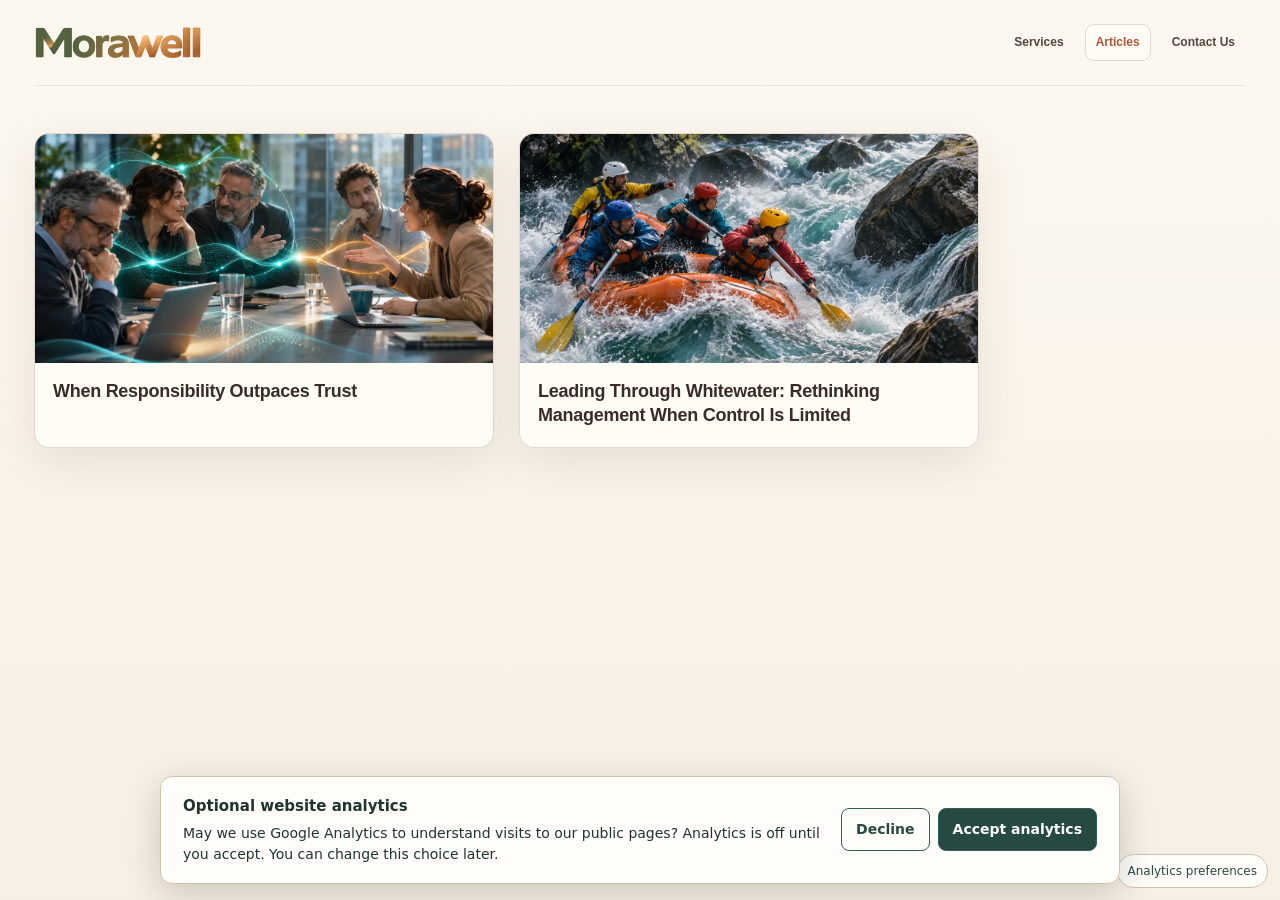
<file: articles/index.html>
<!doctype html>
<html lang="en" data-theme="ivory">
<head>
  <meta charset="utf-8" />
  <meta http-equiv="Content-Security-Policy" content="default-src 'self'; script-src 'self' https://www.googletagmanager.com; style-src 'self' 'unsafe-inline'; img-src 'self' data: https://www.google-analytics.com https://region1.google-analytics.com; font-src 'self'; connect-src 'self' https://www.googletagmanager.com https://www.google-analytics.com https://region1.google-analytics.com; object-src 'none'; frame-src 'none'; worker-src 'none'; base-uri 'none'; form-action 'none'" />
  <meta name="referrer" content="no-referrer" />
  <meta name="viewport" content="width=device-width, initial-scale=1" />
  <meta name="theme-color" content="#fcf8f0" />
  <title>Articles — MoraWell</title>
  <meta name="description" content="MoraWell articles on human intelligence, leadership, risk and decision-making under uncertainty." />
  <meta name="robots" content="index,follow,max-image-preview:large" />
  <link rel="canonical" href="https://morawell.com/articles/" />
  <meta property="og:type" content="website" />
  <meta property="og:title" content="Articles — MoraWell" />
  <meta property="og:description" content="Perspectives on human intelligence, risk and decision-making." />
  <meta property="og:url" content="https://morawell.com/articles/" />
  <meta property="og:image" content="https://morawell.com/articles/media/leading-through-whitewater/leading-through-whitewater-social.jpg" />
  <meta name="twitter:card" content="summary_large_image" />
  <link rel="stylesheet" href="../styles.css" />
  <link rel="stylesheet" href="../analytics-consent.css" />
  <link rel="stylesheet" href="./articles-nav.css" />
  <link rel="stylesheet" href="./article.css" />
  <script src="../analytics-consent.js" defer></script>
  <script type="application/ld+json">{"@context":"https://schema.org","@type":"CollectionPage","name":"Articles — MoraWell","url":"https://morawell.com/articles/","inLanguage":"en","isPartOf":{"@type":"WebSite","name":"MoraWell","url":"https://morawell.com/"},"mainEntity":{"@type":"ItemList","itemListElement":[{"@type":"ListItem","position":1,"url":"https://morawell.com/articles/when-responsibility-outpaces-trust.html","name":"When Responsibility Outpaces Trust"},{"@type":"ListItem","position":2,"url":"https://morawell.com/articles/leading-through-whitewater.html","name":"Leading Through Whitewater: Rethinking Management When Control Is Limited"}]}}</script>
</head>
<body>
  <div class="ambient ambient-one" aria-hidden="true"></div>
  <div class="ambient ambient-two" aria-hidden="true"></div>
  <div class="site-shell">
    <header class="site-header">
      <a class="brand" href="../" aria-label="MoraWell home"><img class="brand-logo" src="../Morawell_Logo_Small.png" width="646" height="128" alt="MoraWell" /></a>
      <nav class="mw-public-nav" aria-label="Main navigation">
        <a href="../services.html">Services</a>
        <a href="./" aria-current="page">Articles</a>
        <a href="../contact.html">Contact Us</a>
      </nav>

      <!-- MoraWell mobile navigation v1: native accessible disclosure -->
      <details class="mw-mobile-menu">
        <summary aria-label="Navigation menu"><span class="mw-menu-icon" aria-hidden="true"></span></summary>
        <nav aria-label="Mobile navigation">
          <a href="../">Home</a>
          <a href="../services.html">Services</a>
          <a href="../articles/" aria-current="page">Articles</a>
          <a href="../contact.html">Contact Us</a>
        </nav>
      </details>
    </header>
    <main class="mw-listing" aria-label="MoraWell articles">
      <h1 class="mw-visually-hidden">MoraWell Articles</h1>
      <div class="mw-article-grid">
        <a class="mw-article-card" href="./when-responsibility-outpaces-trust.html" aria-label="Read When Responsibility Outpaces Trust">
          <img src="./media/when-responsibility-outpaces-trust/when-responsibility-outpaces-trust-card.webp" width="1200" height="600" loading="eager" decoding="async" alt="An incoming colleague on the right gestures toward an established meeting team; her amber communication wave approaches an existing network of turquoise connections." />
          <h2>When Responsibility Outpaces Trust</h2>
        </a>
        <a class="mw-article-card" href="./leading-through-whitewater.html" aria-label="Read Leading Through Whitewater: Rethinking Management When Control Is Limited">
          <img src="./media/leading-through-whitewater/leading-through-whitewater-card.webp" width="1200" height="600" loading="eager" decoding="async" alt="Four rafters fighting rough rapids between rocks" />
          <h2>Leading Through Whitewater: Rethinking Management When Control Is Limited</h2>
        </a>
      </div>
    </main>
    <footer class="site-footer"><span>© MoraWell · Articles</span><span><a href="../contact.html">Contact Us</a></span></footer>
  </div>
</body>
</html>
</file>
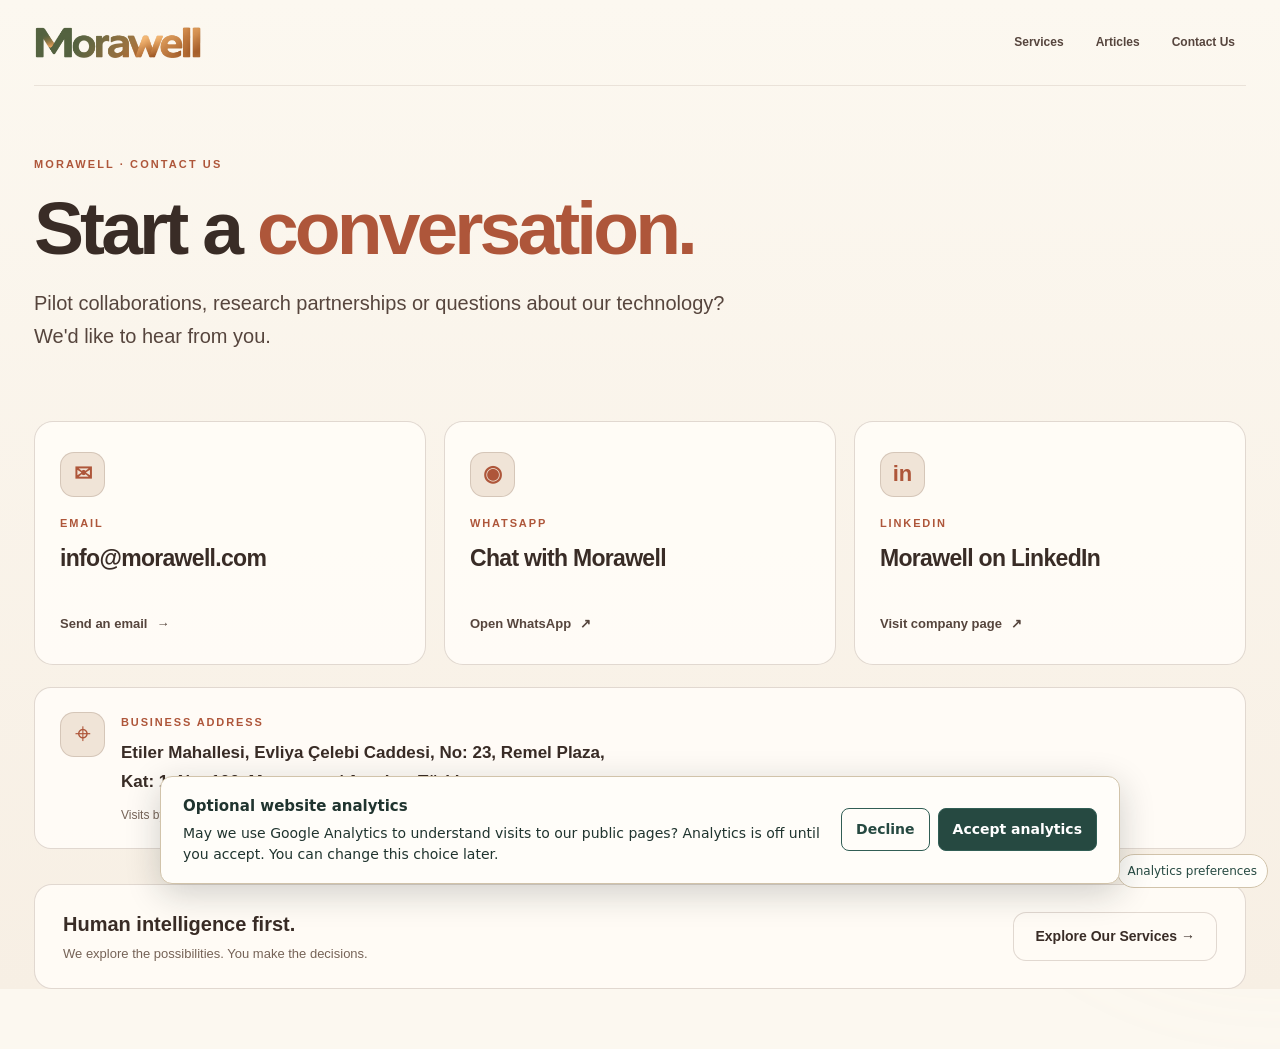
<file: contact.html>
<!doctype html>
<html lang="en" data-theme="ivory">
<head>
  <link rel="canonical" href="https://morawell.com/contact.html" />
  <meta charset="utf-8" />
  <meta http-equiv="Content-Security-Policy" content="default-src 'self'; script-src 'self' https://www.googletagmanager.com; style-src 'self' 'unsafe-inline'; img-src 'self' data: https://www.google-analytics.com https://region1.google-analytics.com; font-src 'self'; connect-src 'self' https://www.googletagmanager.com https://www.google-analytics.com https://region1.google-analytics.com; object-src 'none'; frame-src 'none'; worker-src 'none'; base-uri 'none'; form-action 'none'" />
  <meta name="referrer" content="no-referrer" />
  <meta name="viewport" content="width=device-width, initial-scale=1" />
  <meta name="theme-color" content="#fcf8f0" />
  <meta name="description" content="Contact Morawell for research collaborations, pilot projects and industrial decision intelligence." />
  <title>Contact Us — Morawell</title>
  <link rel="stylesheet" href="./styles.css" />
  <link rel="stylesheet" href="./analytics-consent.css" />
  <link rel="stylesheet" href="./articles/articles-nav.css" />
  <script src="./analytics-consent.js" defer></script>
  <meta name="robots" content="index,follow,max-image-preview:large" />
  <meta property="og:type" content="website" />
  <meta property="og:site_name" content="MoraWell" />
  <meta property="og:title" content="Contact Us — Morawell" />
  <meta property="og:description" content="Contact Morawell for research collaborations, pilot projects and industrial decision intelligence." />
  <meta property="og:url" content="https://morawell.com/contact.html" />
  <meta property="og:image" content="https://morawell.com/approved-hero.png" />
  <meta property="og:image:width" content="1648" />
  <meta property="og:image:height" content="928" />
  <meta property="og:image:alt" content="MoraWell Decision DNA: an executive examining alternative business futures" />
  <meta name="twitter:image" content="https://morawell.com/approved-hero.png" />
  <meta name="twitter:card" content="summary_large_image" />
</head>
<body>
  <div class="ambient ambient-one" aria-hidden="true"></div>
  <div class="ambient ambient-two" aria-hidden="true"></div>
  <div class="site-shell">
    <header class="site-header">
      <a class="brand" id="contact-brand" href="./"><img class="brand-logo" src="./Morawell_Logo_Small.png" width="646" height="128" alt="Morawell" /></a>
      <nav class="mw-public-nav" aria-label="Main navigation"><a href="./services.html">Services</a><a href="./articles/">Articles</a><a href="./contact.html">Contact Us</a></nav>

      <!-- MoraWell mobile navigation v1: native accessible disclosure -->
      <details class="mw-mobile-menu">
        <summary aria-label="Navigation menu"><span class="mw-menu-icon" aria-hidden="true"></span></summary>
        <nav aria-label="Mobile navigation">
          <a href="./">Home</a>
          <a href="./services.html">Services</a>
          <a href="./articles/">Articles</a>
          <a href="./contact.html" aria-current="page">Contact Us</a>
        </nav>
      </details>
    </header>
    <main>
      <section class="contact-hero">
        <div class="eyebrow">MORAWELL · CONTACT US</div>
        <h1>Start a <span class="accent">conversation.</span></h1>
        <p class="lead">Pilot collaborations, research partnerships or questions about our technology? We'd like to hear from you.</p>
      </section>
      <section class="contact-grid" aria-label="Morawell contact methods">
        <a class="contact-card" href="mailto:info@morawell.com?subject=Morawell%20Enquiry" aria-label="Send an email to info at morawell dot com">
          <span class="contact-icon" aria-hidden="true">✉</span>
          <span class="contact-type">EMAIL</span>
          <strong>info@morawell.com</strong>
          <span class="contact-action">Send an email <span aria-hidden="true">→</span></span>
        </a>
        <a class="contact-card" href="https://wa.me/905825611603" target="_blank" rel="noopener noreferrer" aria-label="Contact Morawell on WhatsApp">
          <span class="contact-icon" aria-hidden="true">◉</span>
          <span class="contact-type">WHATSAPP</span>
          <strong>Chat with Morawell</strong>
          <span class="contact-action">Open WhatsApp <span aria-hidden="true">↗</span></span>
        </a>
        <a class="contact-card" href="https://www.linkedin.com/company/morawell" target="_blank" rel="noopener noreferrer" referrerpolicy="no-referrer" aria-label="Visit Morawell's LinkedIn company page">
          <span class="contact-icon" aria-hidden="true">in</span>
          <span class="contact-type">LINKEDIN</span>
          <strong>Morawell on LinkedIn</strong>
          <span class="contact-action">Visit company page <span aria-hidden="true">↗</span></span>
        </a>
      </section>
      <section class="contact-address" aria-labelledby="morawell-address-title">
        <span class="contact-address-icon" aria-hidden="true">⌖</span>
        <div class="contact-address-content">
          <span class="contact-type" id="morawell-address-title">BUSINESS ADDRESS</span>
          <address>Etiler Mahallesi, Evliya Çelebi Caddesi, No: 23, Remel Plaza,<br>Kat: 1, No: 106, Muratpaşa / Antalya, Türkiye</address>
          <p>Visits by prior appointment only.</p>
        </div>
      </section>
      <section class="contact-bottom">
        <div><strong>Human intelligence first.</strong><p>We explore the possibilities. You make the decisions.</p></div>
        <a class="button button-secondary" id="contact-bottom-services" href="./services.html">Explore Our Services →</a>
      </section>
    </main>
    <footer class="site-footer"><span>Morawell · Contact · Interactive concept V16</span><span>Business enquiries and pilot collaborations</span></footer>
  </div>
  </body>
</html>
</file>
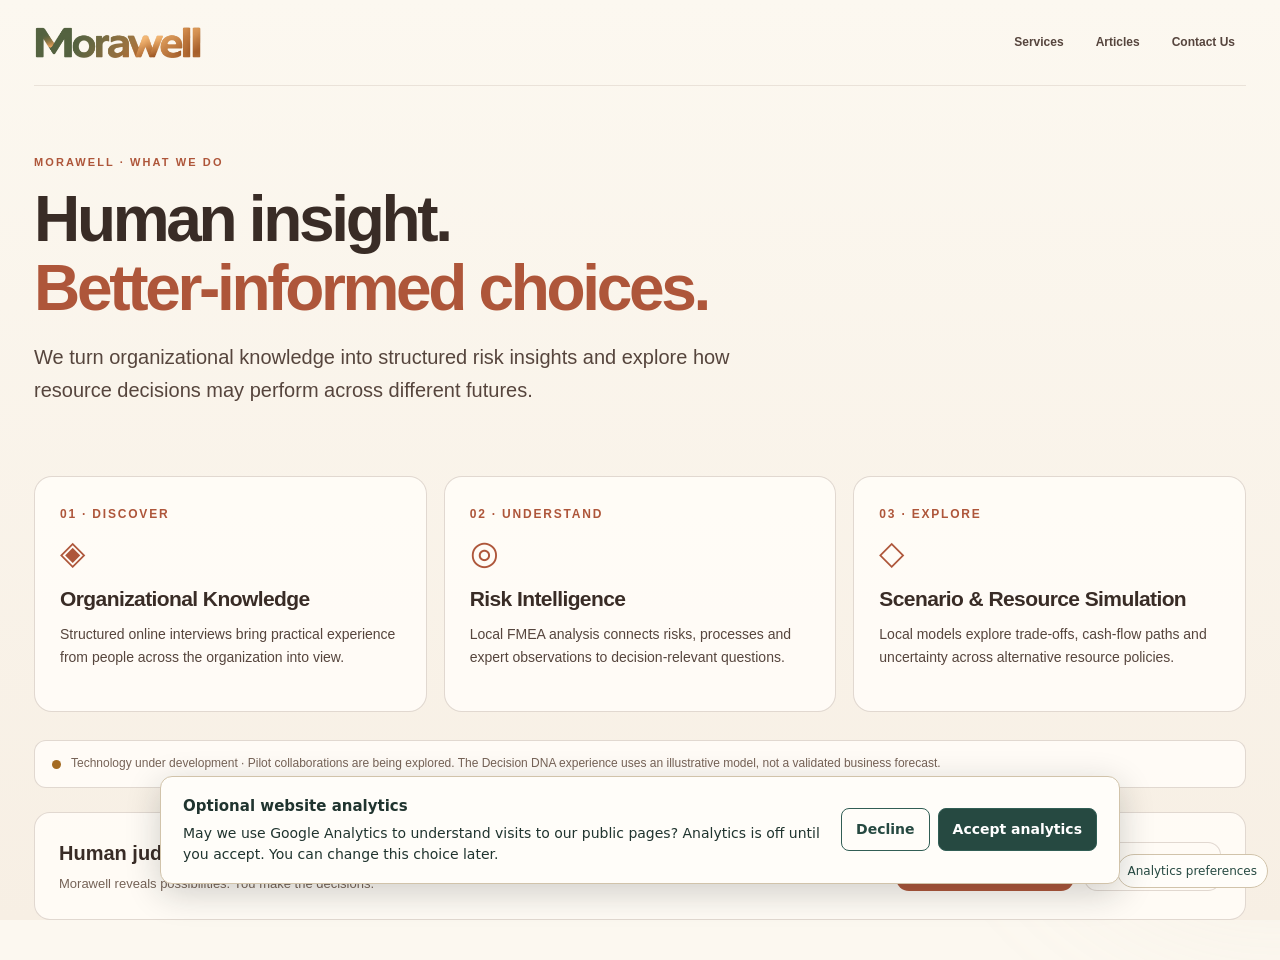
<file: services.html>
<!doctype html>
<html lang="en" data-theme="ivory">
<head>
  <link rel="canonical" href="https://morawell.com/services.html" />
  <meta charset="utf-8" />
  <meta http-equiv="Content-Security-Policy" content="default-src 'self'; script-src 'self' https://www.googletagmanager.com; style-src 'self' 'unsafe-inline'; img-src 'self' data: https://www.google-analytics.com https://region1.google-analytics.com; font-src 'self'; connect-src 'self' https://www.googletagmanager.com https://www.google-analytics.com https://region1.google-analytics.com; object-src 'none'; frame-src 'none'; worker-src 'none'; base-uri 'none'; form-action 'none'" />
  <meta name="referrer" content="no-referrer" />
  <meta name="viewport" content="width=device-width, initial-scale=1" />
  <meta name="theme-color" content="#fcf8f0" />
  <meta name="description" content="Morawell services — human knowledge, risk intelligence, and scenario exploration." />
  <title>Our Services — Morawell</title>
  <link rel="stylesheet" href="./styles.css" />
  <link rel="stylesheet" href="./analytics-consent.css" />
  <link rel="stylesheet" href="./articles/articles-nav.css" />
  <script src="./analytics-consent.js" defer></script>
  <meta name="robots" content="index,follow,max-image-preview:large" />
  <meta property="og:type" content="website" />
  <meta property="og:site_name" content="MoraWell" />
  <meta property="og:title" content="Our Services — Morawell" />
  <meta property="og:description" content="Morawell services — human knowledge, risk intelligence, and scenario exploration." />
  <meta property="og:url" content="https://morawell.com/services.html" />
  <meta property="og:image" content="https://morawell.com/approved-hero.png" />
  <meta property="og:image:width" content="1648" />
  <meta property="og:image:height" content="928" />
  <meta property="og:image:alt" content="MoraWell Decision DNA: an executive examining alternative business futures" />
  <meta name="twitter:image" content="https://morawell.com/approved-hero.png" />
  <meta name="twitter:card" content="summary_large_image" />
</head>
<body>
  <div class="ambient ambient-one" aria-hidden="true"></div>
  <div class="ambient ambient-two" aria-hidden="true"></div>
  <div class="site-shell">
    <header class="site-header">
      <a class="brand" id="services-brand" href="./"><img class="brand-logo" src="./Morawell_Logo_Small.png" width="646" height="128" alt="Morawell" /></a>
      <nav class="mw-public-nav" aria-label="Main navigation"><a href="./services.html">Services</a><a href="./articles/">Articles</a><a href="./contact.html">Contact Us</a></nav>

      <!-- MoraWell mobile navigation v1: native accessible disclosure -->
      <details class="mw-mobile-menu">
        <summary aria-label="Navigation menu"><span class="mw-menu-icon" aria-hidden="true"></span></summary>
        <nav aria-label="Mobile navigation">
          <a href="./">Home</a>
          <a href="./services.html" aria-current="page">Services</a>
          <a href="./articles/">Articles</a>
          <a href="./contact.html">Contact Us</a>
        </nav>
      </details>
    </header>
    <main>
      <section class="service-hero">
        <div class="eyebrow">MORAWELL · WHAT WE DO</div>
        <h1>Human insight.<br><span class="accent">Better-informed choices.</span></h1>
        <p class="lead">We turn organizational knowledge into structured risk insights and explore how resource decisions may perform across different futures.</p>
      </section>
      <section class="service-grid" aria-label="Our technology and service areas">
        <article class="service-card"><span class="service-index">01 · DISCOVER</span><span class="service-icon" aria-hidden="true">◈</span><h2>Organizational Knowledge</h2><p>Structured online interviews bring practical experience from people across the organization into view.</p></article>
        <article class="service-card"><span class="service-index">02 · UNDERSTAND</span><span class="service-icon" aria-hidden="true">◎</span><h2>Risk Intelligence</h2><p>Local FMEA analysis connects risks, processes and expert observations to decision-relevant questions.</p></article>
        <article class="service-card"><span class="service-index">03 · EXPLORE</span><span class="service-icon" aria-hidden="true">◇</span><h2>Scenario & Resource Simulation</h2><p>Local models explore trade-offs, cash-flow paths and uncertainty across alternative resource policies.</p></article>
      </section>
      <div class="service-status"><i aria-hidden="true"></i><span>Technology under development · Pilot collaborations are being explored. The Decision DNA experience uses an illustrative model, not a validated business forecast.</span></div>
      <section class="service-closing"><div><strong>Human judgment remains in control.</strong><p>Morawell reveals possibilities. You make the decisions.</p></div><div class="service-cta-actions"><a class="button button-primary" id="service-contact-button" href="./contact.html">Contact Morawell →</a><a class="button button-secondary" id="service-home-button" href="./">Back to Home</a></div></section>
    </main>
    <footer class="site-footer"><span>Morawell · Services · Interactive concept V16</span><span>Technology overview · Development-stage concept</span></footer>
  </div>
  </body>
</html>
</file>
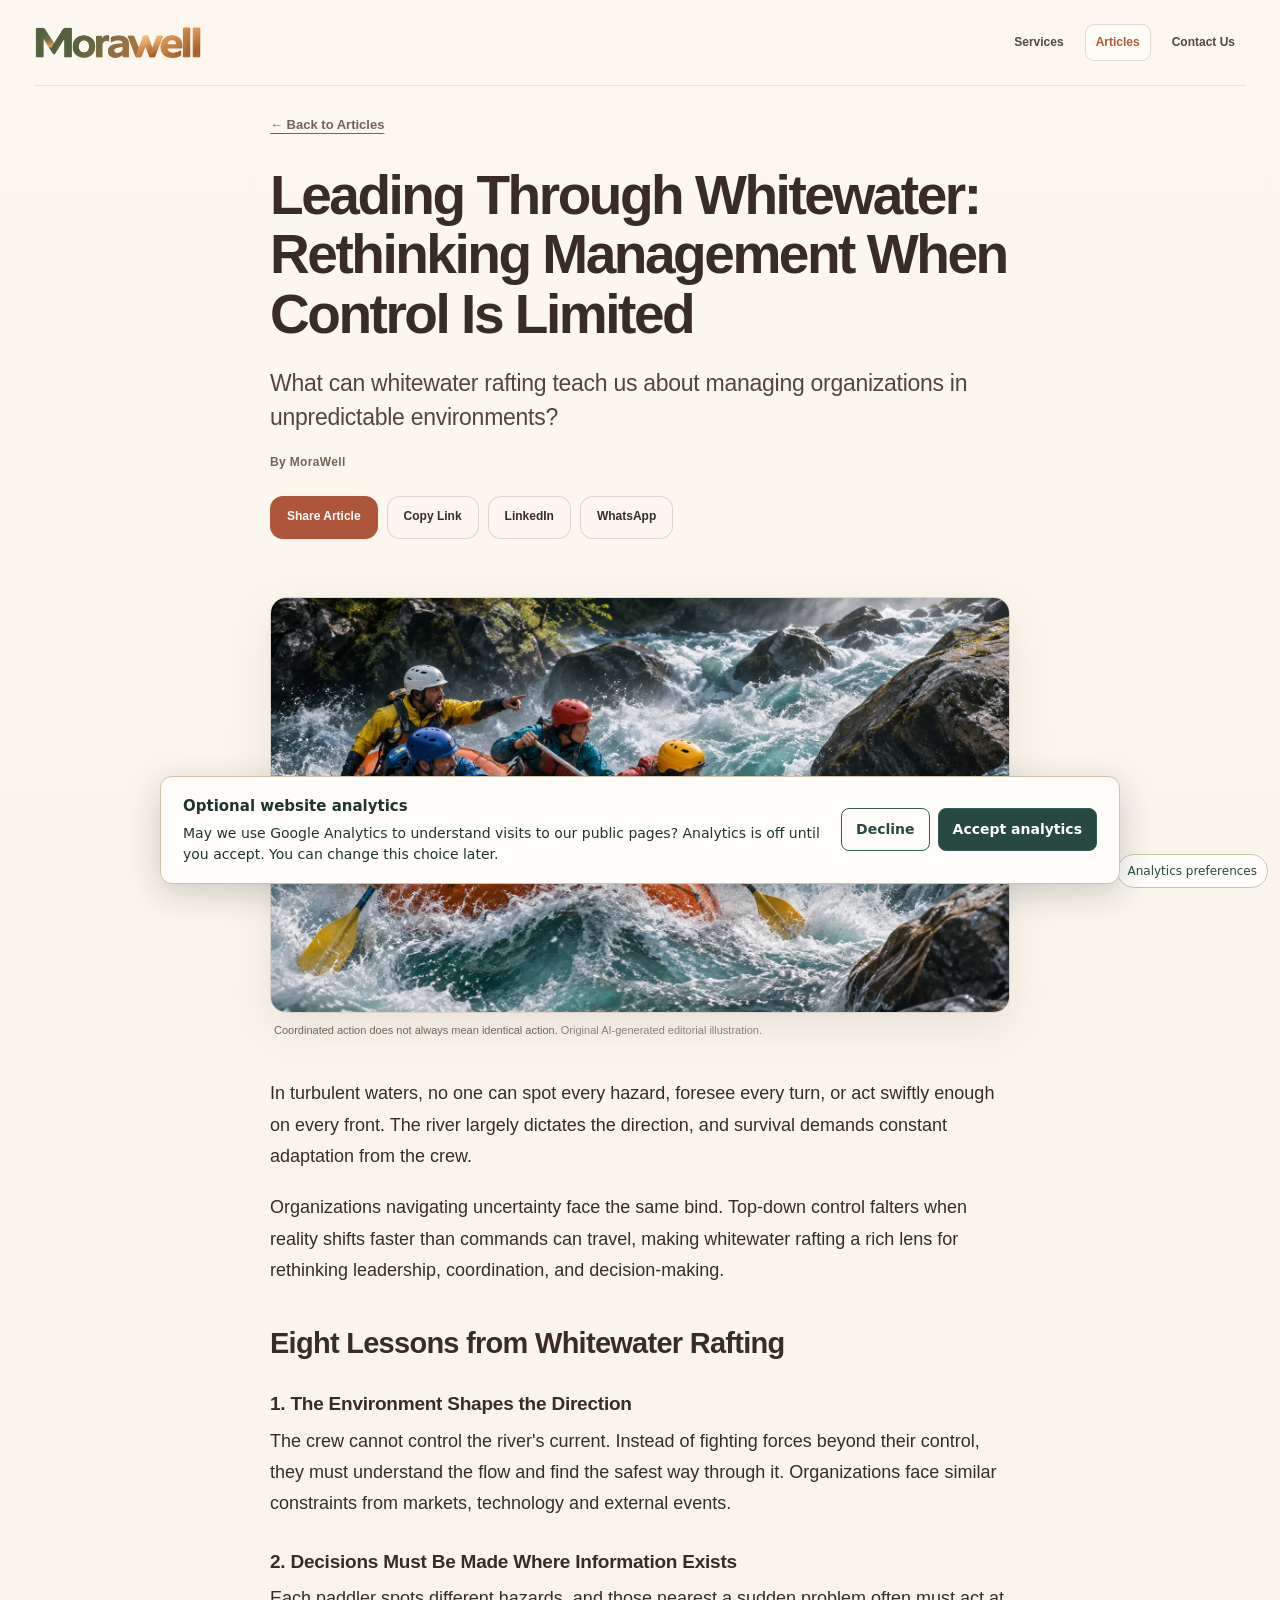
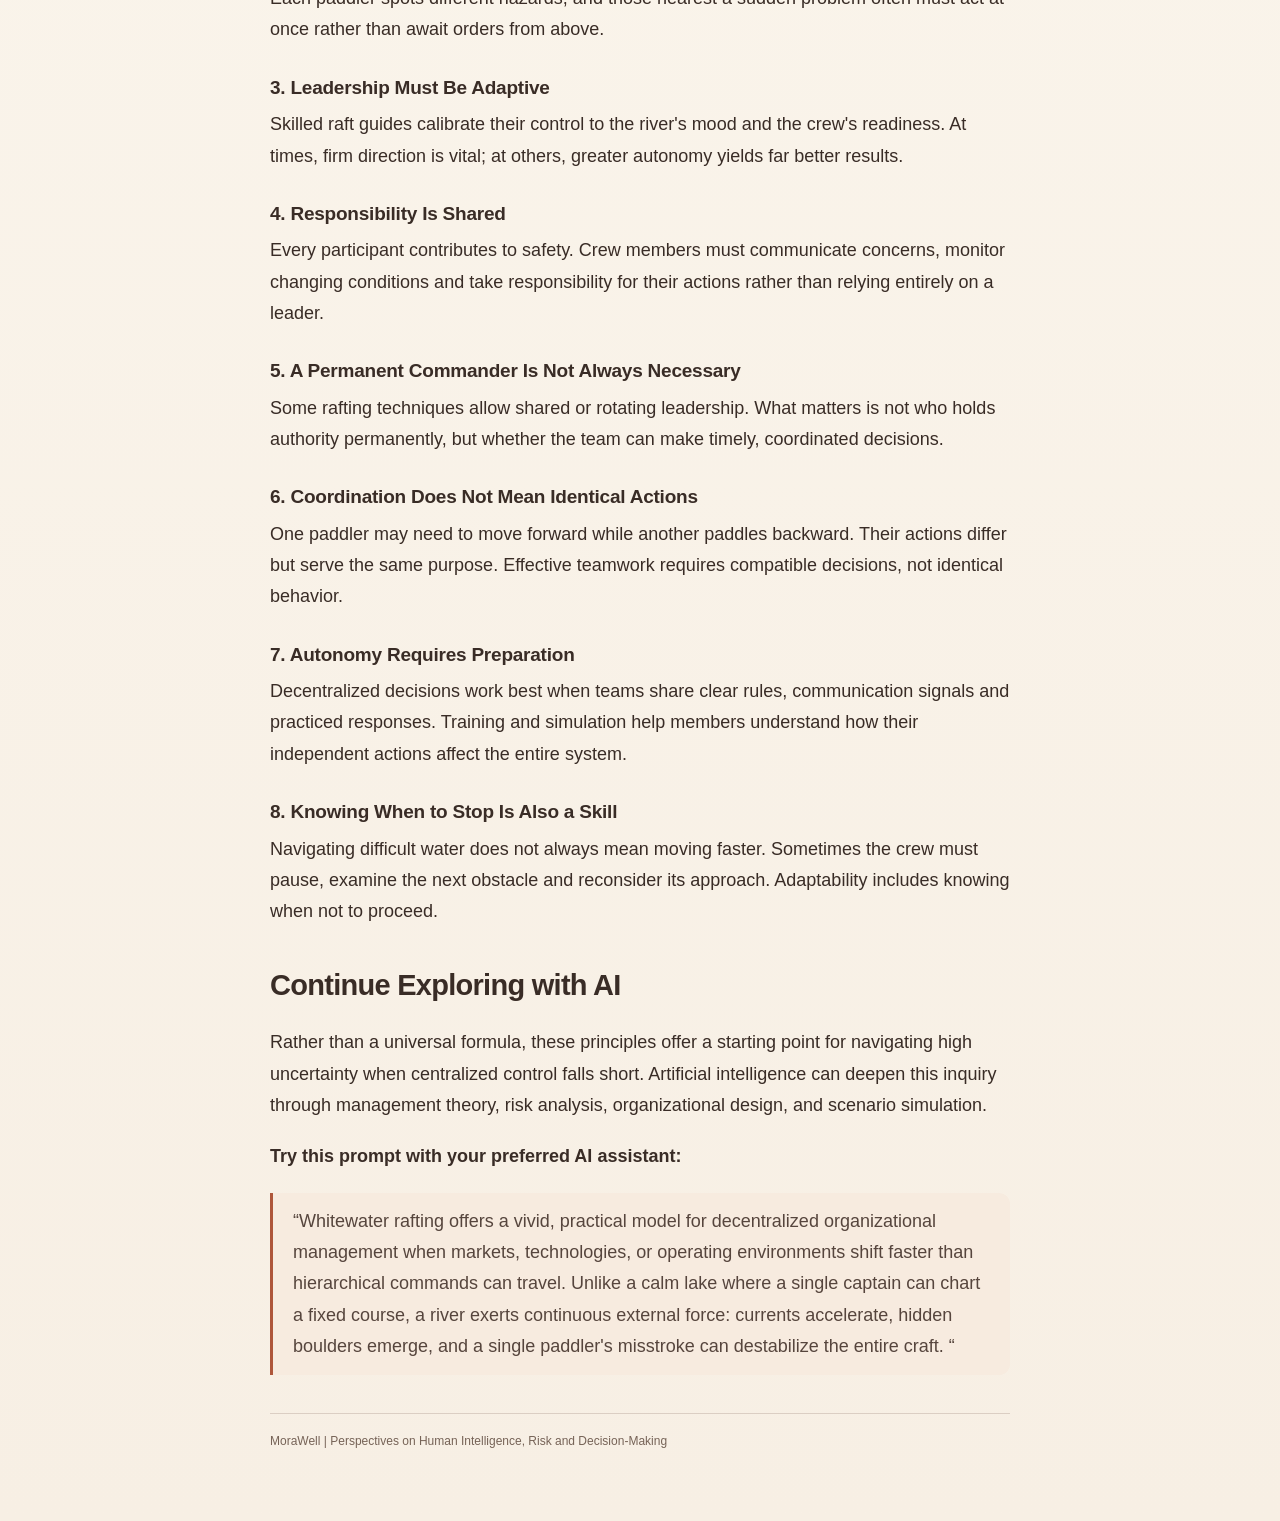
<file: articles/leading-through-whitewater.html>
<!doctype html>
<html lang="en" data-theme="ivory">
<head>
  <meta charset="utf-8" />
  <meta http-equiv="Content-Security-Policy" content="default-src 'self'; script-src 'self' https://www.googletagmanager.com; style-src 'self' 'unsafe-inline'; img-src 'self' data: https://www.google-analytics.com https://region1.google-analytics.com; font-src 'self'; connect-src 'self' https://www.googletagmanager.com https://www.google-analytics.com https://region1.google-analytics.com; object-src 'none'; frame-src 'none'; worker-src 'none'; base-uri 'none'; form-action 'none'" />
  <meta name="referrer" content="no-referrer" />
  <meta name="viewport" content="width=device-width, initial-scale=1" />
  <meta name="theme-color" content="#fcf8f0" />
  <title>Leading Through Whitewater: Rethinking Management When Control Is Limited — MoraWell</title>
  <meta name="description" content="In turbulent times, leadership shifts from centralized control to shared responsibility, rapid local decisions, and coordinated action." />
  <meta name="robots" content="index,follow,max-image-preview:large" />
  <link rel="canonical" href="https://morawell.com/articles/leading-through-whitewater.html" />
  <meta property="og:type" content="article" />
  <meta property="og:site_name" content="MoraWell" />
  <meta property="og:title" content="Leading Through Whitewater: Rethinking Management When Control Is Limited" />
  <meta property="og:description" content="In turbulent times, leadership shifts from centralized control to shared responsibility, rapid local decisions, and coordinated action." />
  <meta property="og:url" content="https://morawell.com/articles/leading-through-whitewater.html" />
  <meta property="og:image" content="https://morawell.com/articles/media/leading-through-whitewater/leading-through-whitewater-social.jpg" />
  <meta property="og:image:width" content="1200" />
  <meta property="og:image:height" content="630" />
  <meta property="og:image:alt" content="Four rafters coordinate different responses as their orange boat navigates violent rapids among boulders." />
  <meta name="twitter:card" content="summary_large_image" />
  <meta name="twitter:title" content="Leading Through Whitewater: Rethinking Management When Control Is Limited" />
  <meta name="twitter:description" content="In turbulent times, leadership shifts from centralized control to shared responsibility, rapid local decisions, and coordinated action." />
  <meta name="twitter:image" content="https://morawell.com/articles/media/leading-through-whitewater/leading-through-whitewater-social.jpg" />
  <link rel="stylesheet" href="../styles.css" />
  <link rel="stylesheet" href="../analytics-consent.css" />
  <link rel="stylesheet" href="./articles-nav.css" />
  <link rel="stylesheet" href="./article.css" />
  <script src="../analytics-consent.js" defer></script>
  <script src="./article-share.js" defer></script>
  <script src="./article-protection.js" defer></script>
  <script type="application/ld+json">{"@context":"https://schema.org","@graph":[{"@type":"Article","@id":"https://morawell.com/articles/leading-through-whitewater.html#article","headline":"Leading Through Whitewater: Rethinking Management When Control Is Limited","description":"In turbulent times, leadership shifts from centralized control to shared responsibility, rapid local decisions, and coordinated action.","inLanguage":"en","mainEntityOfPage":{"@type":"WebPage","@id":"https://morawell.com/articles/leading-through-whitewater.html"},"author":{"@type":"Organization","name":"MoraWell","url":"https://morawell.com/"},"publisher":{"@type":"Organization","name":"MoraWell","url":"https://morawell.com/","logo":{"@type":"ImageObject","url":"https://morawell.com/Morawell_Logo_Small.png"}},"image":["https://morawell.com/articles/media/leading-through-whitewater/leading-through-whitewater-hero.webp","https://morawell.com/articles/media/leading-through-whitewater/leading-through-whitewater-social.jpg"]},{"@type":"BreadcrumbList","itemListElement":[{"@type":"ListItem","position":1,"name":"Home","item":"https://morawell.com/"},{"@type":"ListItem","position":2,"name":"Articles","item":"https://morawell.com/articles/"},{"@type":"ListItem","position":3,"name":"Leading Through Whitewater","item":"https://morawell.com/articles/leading-through-whitewater.html"}]}]}</script>
</head>
<body>
  <div class="ambient ambient-one" aria-hidden="true"></div>
  <div class="ambient ambient-two" aria-hidden="true"></div>
  <div class="site-shell">
    <header class="site-header">
      <a class="brand" href="../" aria-label="MoraWell home"><img class="brand-logo" src="../Morawell_Logo_Small.png" width="646" height="128" alt="MoraWell" /></a>
      <nav class="mw-public-nav" aria-label="Main navigation">
        <a href="../services.html">Services</a>
        <a href="./" aria-current="page">Articles</a>
        <a href="../contact.html">Contact Us</a>
      </nav>

      <!-- MoraWell mobile navigation v1: native accessible disclosure -->
      <details class="mw-mobile-menu">
        <summary aria-label="Navigation menu"><span class="mw-menu-icon" aria-hidden="true"></span></summary>
        <nav aria-label="Mobile navigation">
          <a href="../">Home</a>
          <a href="../services.html">Services</a>
          <a href="../articles/">Articles</a>
          <a href="../contact.html">Contact Us</a>
        </nav>
      </details>
    </header>
    <main class="mw-editorial-page" id="main-content">
      <div class="mw-article-top"><a class="mw-back-link" href="./">← Back to Articles</a></div>
      <article aria-labelledby="mw-article-title">
        <header class="mw-article-heading">
          <h1 id="mw-article-title">Leading Through Whitewater: Rethinking Management When Control Is Limited</h1>
          <p class="mw-standfirst">What can whitewater rafting teach us about managing organizations in unpredictable environments?</p>
          <p class="mw-attribution">By MoraWell</p>
          <div class="mw-sharing" aria-label="Share this article">
            <button type="button" class="button button-primary" id="mw-share-native">Share Article</button>
            <button type="button" class="button button-secondary" id="mw-copy-link" data-copy-url="https://morawell.com/articles/leading-through-whitewater.html">Copy Link</button>
            <a class="button button-secondary" href="https://www.linkedin.com/sharing/share-offsite/?url=https%3A%2F%2Fmorawell.com%2Farticles%2Fleading-through-whitewater.html" target="_blank" rel="noopener noreferrer" referrerpolicy="no-referrer">LinkedIn</a>
            <a class="button button-secondary" href="https://api.whatsapp.com/send?text=Leading%20Through%20Whitewater%3A%20Rethinking%20Management%20When%20Control%20Is%20Limited%20https%3A%2F%2Fmorawell.com%2Farticles%2Fleading-through-whitewater.html" target="_blank" rel="noopener noreferrer" referrerpolicy="no-referrer">WhatsApp</a>
          </div>
          <p class="mw-share-status" id="mw-share-status" role="status" aria-live="polite"></p>
        </header>
        <figure class="mw-lead-figure">
          <img src="./media/leading-through-whitewater/leading-through-whitewater-hero.webp" width="1600" height="900" alt="Four rafters in an orange boat navigate powerful turquoise rapids between massive rocks. They paddle in different directions while adapting to the same immediate danger." fetchpriority="high" decoding="async" />
          <figcaption>Coordinated action does not always mean identical action. <span>Original AI-generated editorial illustration.</span></figcaption>
        </figure>
        <div class="mw-article-body">
      <p>In turbulent waters, no one can spot every hazard, foresee every turn, or act swiftly enough on every front. The river largely dictates the direction, and survival demands constant adaptation from the crew.</p>
      <p>Organizations navigating uncertainty face the same bind. Top-down control falters when reality shifts faster than commands can travel, making whitewater rafting a rich lens for rethinking leadership, coordination, and decision-making.</p>
      <h2>Eight Lessons from Whitewater Rafting</h2>
      <h3>1. The Environment Shapes the Direction</h3>
      <p>The crew cannot control the river&#x27;s current. Instead of fighting forces beyond their control, they must understand the flow and find the safest way through it. Organizations face similar constraints from markets, technology and external events.</p>
      <h3>2. Decisions Must Be Made Where Information Exists</h3>
      <p>Each paddler spots different hazards, and those nearest a sudden problem often must act at once rather than await orders from above.</p>
      <h3>3. Leadership Must Be Adaptive</h3>
      <p>Skilled raft guides calibrate their control to the river&#x27;s mood and the crew&#x27;s readiness. At times, firm direction is vital; at others, greater autonomy yields far better results.</p>
      <h3>4. Responsibility Is Shared</h3>
      <p>Every participant contributes to safety. Crew members must communicate concerns, monitor changing conditions and take responsibility for their actions rather than relying entirely on a leader.</p>
      <h3>5. A Permanent Commander Is Not Always Necessary</h3>
      <p>Some rafting techniques allow shared or rotating leadership. What matters is not who holds authority permanently, but whether the team can make timely, coordinated decisions.</p>
      <h3>6. Coordination Does Not Mean Identical Actions</h3>
      <p>One paddler may need to move forward while another paddles backward. Their actions differ but serve the same purpose. Effective teamwork requires compatible decisions, not identical behavior.</p>
      <h3>7. Autonomy Requires Preparation</h3>
      <p>Decentralized decisions work best when teams share clear rules, communication signals and practiced responses. Training and simulation help members understand how their independent actions affect the entire system.</p>
      <h3>8. Knowing When to Stop Is Also a Skill</h3>
      <p>Navigating difficult water does not always mean moving faster. Sometimes the crew must pause, examine the next obstacle and reconsider its approach. Adaptability includes knowing when not to proceed.</p>
      <h2>Continue Exploring with AI</h2>
      <p>Rather than a universal formula, these principles offer a starting point for navigating high uncertainty when centralized control falls short. Artificial intelligence can deepen this inquiry through management theory, risk analysis, organizational design, and scenario simulation.</p>
      <p class="mw-ai-intro">Try this prompt with your preferred AI assistant:</p>
      <blockquote class="mw-ai-prompt"><p>“Whitewater rafting offers a vivid, practical model for decentralized organizational management when markets, technologies, or operating environments shift faster than hierarchical commands can travel. Unlike a calm lake where a single captain can chart a fixed course, a river exerts continuous external force: currents accelerate, hidden boulders emerge, and a single paddler&#x27;s misstroke can destabilize the entire craft. “</p></blockquote>
      <p class="mw-publication-signoff">MoraWell | Perspectives on Human Intelligence, Risk and Decision-Making</p>
        </div>
      </article>
    </main>
    <footer class="site-footer"><span>© MoraWell · Perspectives on Human Intelligence, Risk and Decision-Making</span><span><a href="./">Articles</a> · <a href="../contact.html">Contact Us</a></span></footer>
  </div>
</body>
</html>
</file>
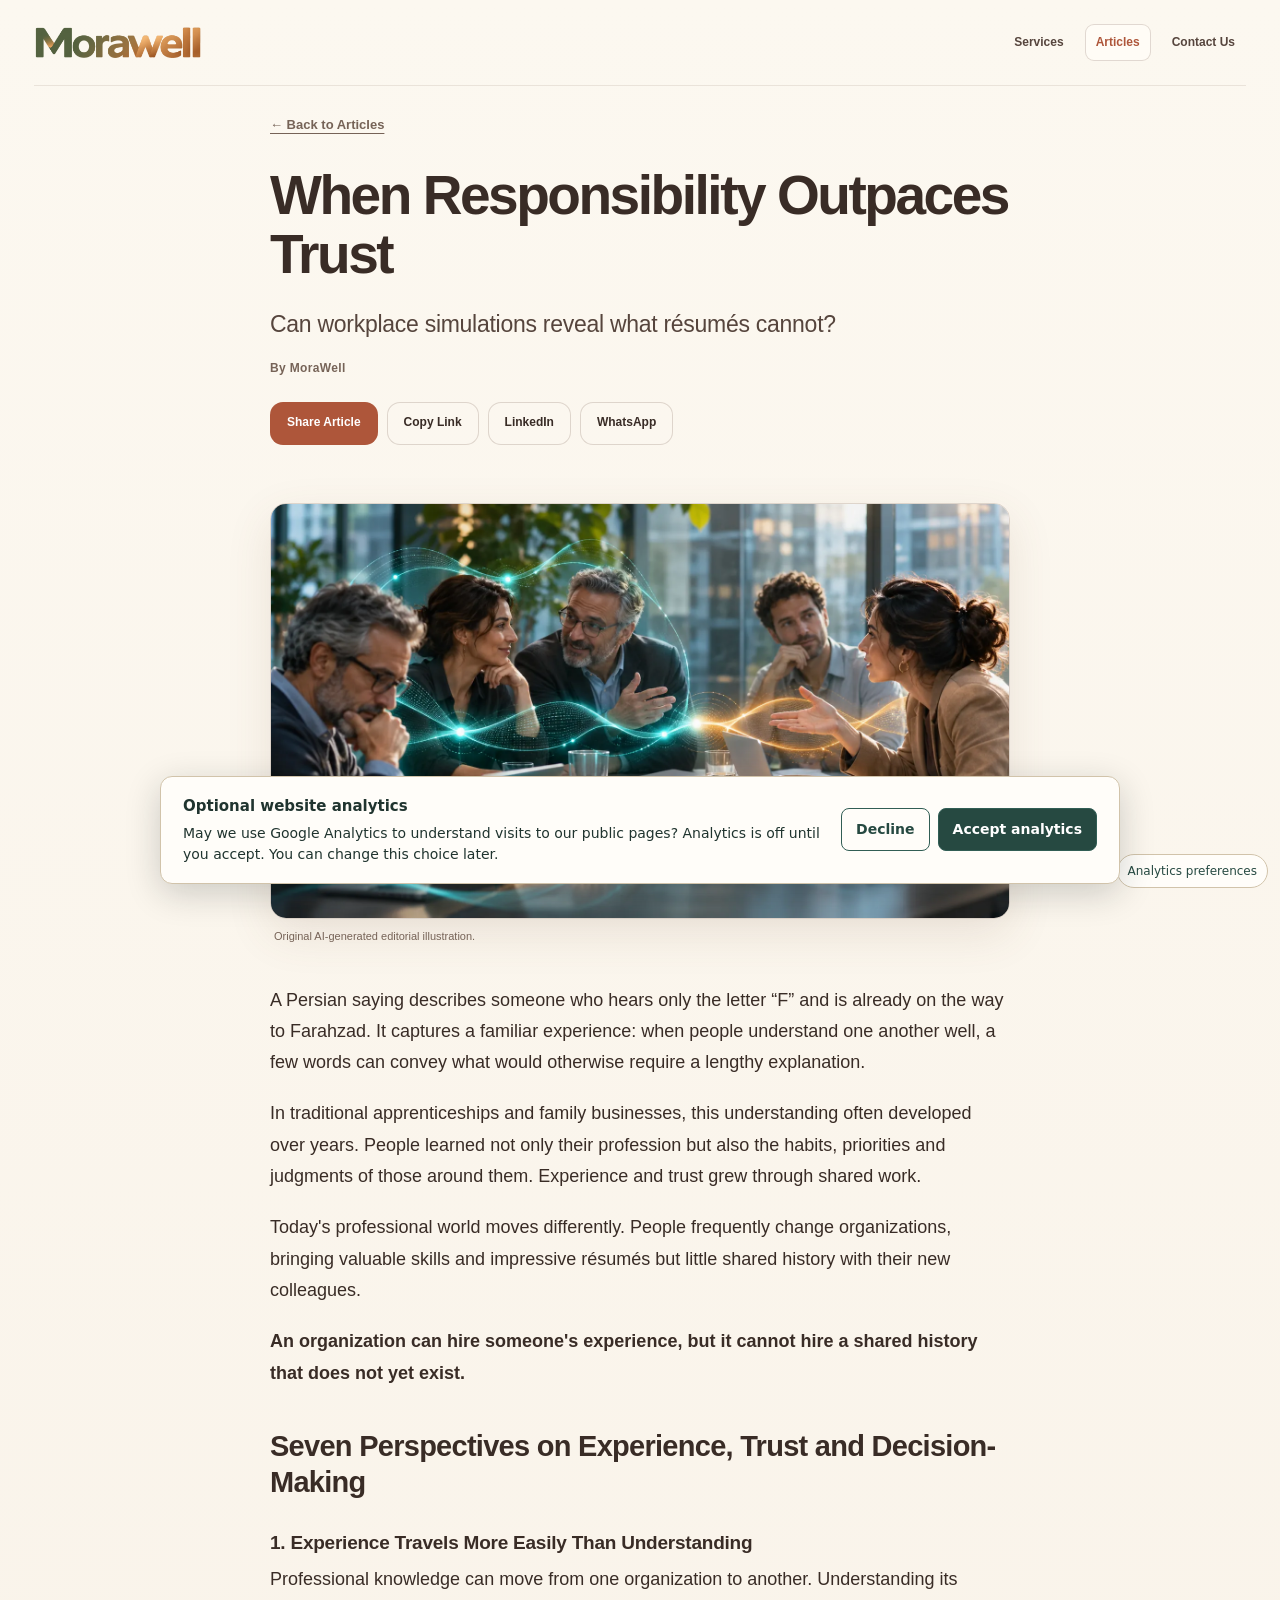
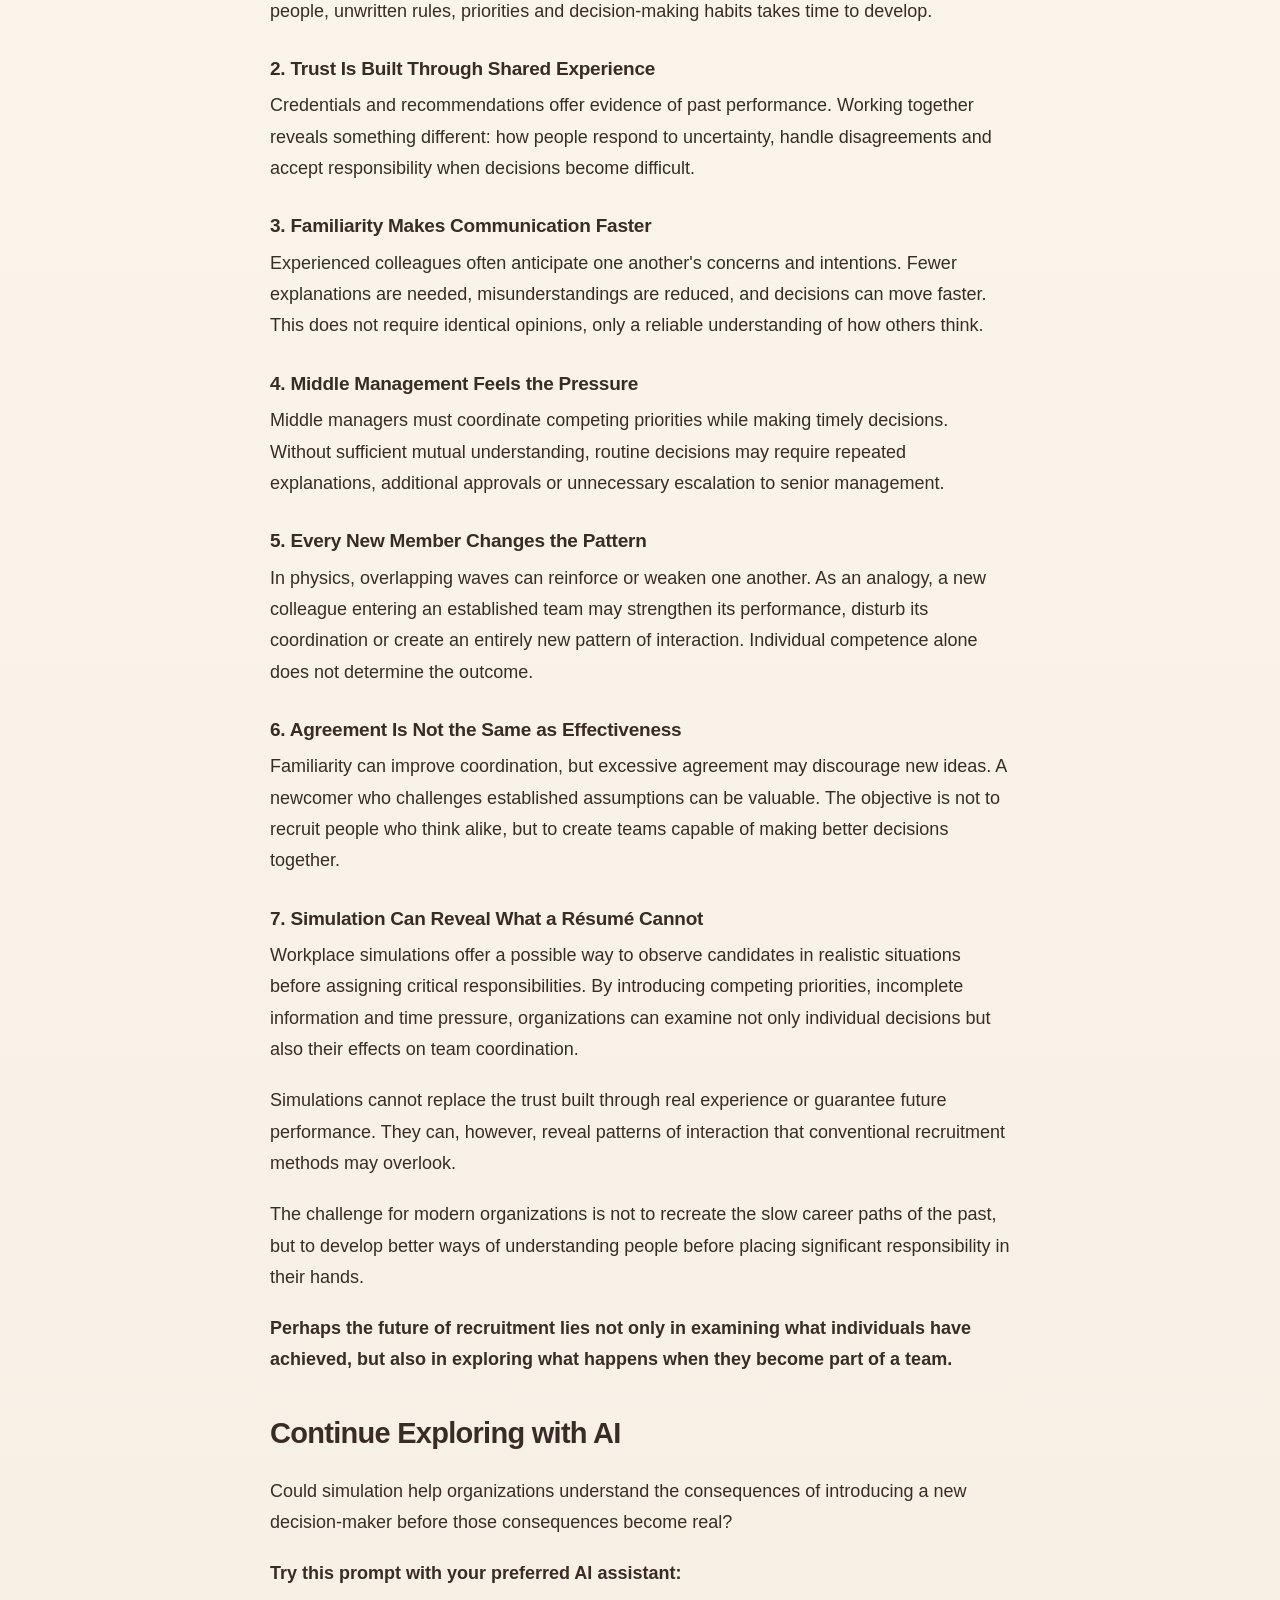
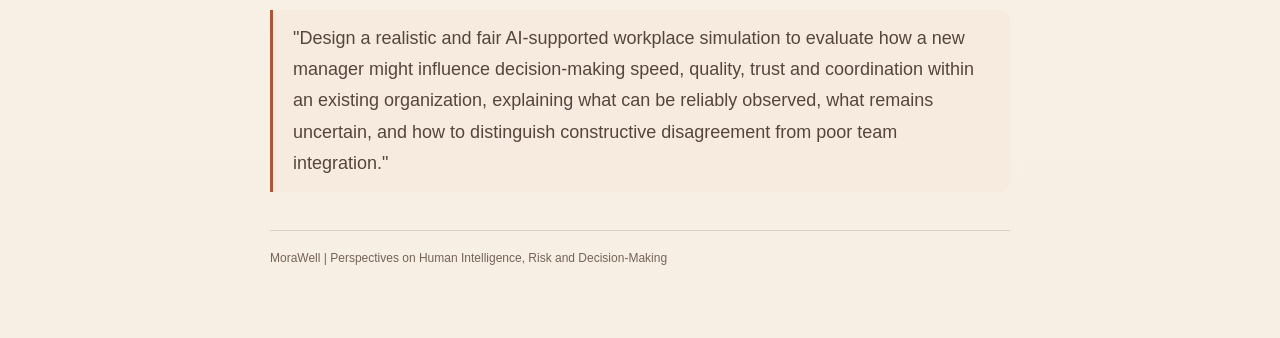
<file: articles/when-responsibility-outpaces-trust.html>
<!doctype html>
<html lang="en" data-theme="ivory">
<head>
  <meta charset="utf-8" />
  <meta http-equiv="Content-Security-Policy" content="default-src 'self'; script-src 'self' https://www.googletagmanager.com; style-src 'self' 'unsafe-inline'; img-src 'self' data: https://www.google-analytics.com https://region1.google-analytics.com; font-src 'self'; connect-src 'self' https://www.googletagmanager.com https://www.google-analytics.com https://region1.google-analytics.com; object-src 'none'; frame-src 'none'; worker-src 'none'; base-uri 'none'; form-action 'none'" />
  <meta name="referrer" content="no-referrer" />
  <meta name="viewport" content="width=device-width, initial-scale=1" />
  <meta name="theme-color" content="#fcf8f0" />
  <title>When Responsibility Outpaces Trust — MoraWell</title>
  <meta name="description" content="Can workplace simulations reveal what résumés cannot? Explore how shared experience, trust and team dynamics shape organizational decisions." />
  <meta name="robots" content="index,follow,max-image-preview:large" />
  <link rel="canonical" href="https://morawell.com/articles/when-responsibility-outpaces-trust.html" />
  <meta property="og:type" content="article" />
  <meta property="og:site_name" content="MoraWell" />
  <meta property="og:title" content="When Responsibility Outpaces Trust" />
  <meta property="og:description" content="Can workplace simulations reveal what résumés cannot? Explore how shared experience, trust and team dynamics shape organizational decisions." />
  <meta property="og:url" content="https://morawell.com/articles/when-responsibility-outpaces-trust.html" />
  <meta property="og:image" content="https://morawell.com/articles/media/when-responsibility-outpaces-trust/when-responsibility-outpaces-trust-social.jpg" />
  <meta property="og:image:width" content="1200" />
  <meta property="og:image:height" content="630" />
  <meta property="og:image:alt" content="An incoming colleague on the right gestures toward an established meeting team; her amber communication wave approaches an existing network of turquoise connections." />
  <meta name="twitter:card" content="summary_large_image" />
  <meta name="twitter:title" content="When Responsibility Outpaces Trust" />
  <meta name="twitter:description" content="Can workplace simulations reveal what résumés cannot? Explore how shared experience, trust and team dynamics shape organizational decisions." />
  <meta name="twitter:image" content="https://morawell.com/articles/media/when-responsibility-outpaces-trust/when-responsibility-outpaces-trust-social.jpg" />
  <link rel="stylesheet" href="../styles.css" />
  <link rel="stylesheet" href="../analytics-consent.css" />
  <link rel="stylesheet" href="./articles-nav.css" />
  <link rel="stylesheet" href="./article.css" />
  <script src="../analytics-consent.js" defer></script>
  <script src="./media/when-responsibility-outpaces-trust/when-responsibility-outpaces-trust-share.js" defer></script>
  <script src="./article-protection.js" defer></script>
  <script type="application/ld+json">{"@context":"https://schema.org","@graph":[{"@type":"Article","@id":"https://morawell.com/articles/when-responsibility-outpaces-trust.html#article","headline":"When Responsibility Outpaces Trust","description":"Can workplace simulations reveal what résumés cannot? Explore how shared experience, trust and team dynamics shape organizational decisions.","inLanguage":"en","mainEntityOfPage":{"@type":"WebPage","@id":"https://morawell.com/articles/when-responsibility-outpaces-trust.html"},"author":{"@type":"Organization","name":"MoraWell","url":"https://morawell.com/"},"publisher":{"@type":"Organization","name":"MoraWell","url":"https://morawell.com/","logo":{"@type":"ImageObject","url":"https://morawell.com/Morawell_Logo_Small.png"}},"image":["https://morawell.com/articles/media/when-responsibility-outpaces-trust/when-responsibility-outpaces-trust-hero.webp","https://morawell.com/articles/media/when-responsibility-outpaces-trust/when-responsibility-outpaces-trust-social.jpg"]},{"@type":"BreadcrumbList","itemListElement":[{"@type":"ListItem","position":1,"name":"Home","item":"https://morawell.com/"},{"@type":"ListItem","position":2,"name":"Articles","item":"https://morawell.com/articles/"},{"@type":"ListItem","position":3,"name":"When Responsibility Outpaces Trust","item":"https://morawell.com/articles/when-responsibility-outpaces-trust.html"}]}]}</script>
</head>
<body>
  <div class="ambient ambient-one" aria-hidden="true"></div>
  <div class="ambient ambient-two" aria-hidden="true"></div>
  <div class="site-shell">
    <header class="site-header">
      <a class="brand" href="../" aria-label="MoraWell home"><img class="brand-logo" src="../Morawell_Logo_Small.png" width="646" height="128" alt="MoraWell" /></a>
      <nav class="mw-public-nav" aria-label="Main navigation">
        <a href="../services.html">Services</a>
        <a href="./" aria-current="page">Articles</a>
        <a href="../contact.html">Contact Us</a>
      </nav>

      <!-- MoraWell mobile navigation v1: native accessible disclosure -->
      <details class="mw-mobile-menu">
        <summary aria-label="Navigation menu"><span class="mw-menu-icon" aria-hidden="true"></span></summary>
        <nav aria-label="Mobile navigation">
          <a href="../">Home</a>
          <a href="../services.html">Services</a>
          <a href="../articles/">Articles</a>
          <a href="../contact.html">Contact Us</a>
        </nav>
      </details>
    </header>
    <main class="mw-editorial-page" id="main-content">
      <div class="mw-article-top"><a class="mw-back-link" href="./">← Back to Articles</a></div>
      <article aria-labelledby="mw-article-title">
        <header class="mw-article-heading">
          <h1 id="mw-article-title">When Responsibility Outpaces Trust</h1>
          <p class="mw-standfirst">Can workplace simulations reveal what résumés cannot?</p>
          <p class="mw-attribution">By MoraWell</p>
          <div class="mw-sharing" aria-label="Share this article">
            <button type="button" class="button button-primary" id="mw-share-native">Share Article</button>
            <button type="button" class="button button-secondary" id="mw-copy-link" data-copy-url="https://morawell.com/articles/when-responsibility-outpaces-trust.html">Copy Link</button>
            <a class="button button-secondary" href="https://www.linkedin.com/sharing/share-offsite/?url=https%3A%2F%2Fmorawell.com%2Farticles%2Fwhen-responsibility-outpaces-trust.html" target="_blank" rel="noopener noreferrer" referrerpolicy="no-referrer">LinkedIn</a>
            <a class="button button-secondary" href="https://api.whatsapp.com/send?text=When%20Responsibility%20Outpaces%20Trust%20https%3A%2F%2Fmorawell.com%2Farticles%2Fwhen-responsibility-outpaces-trust.html" target="_blank" rel="noopener noreferrer" referrerpolicy="no-referrer">WhatsApp</a>
          </div>
          <p class="mw-share-status" id="mw-share-status" role="status" aria-live="polite"></p>
        </header>
        <figure class="mw-lead-figure">
          <img src="./media/when-responsibility-outpaces-trust/when-responsibility-outpaces-trust-hero.webp" width="1600" height="900" alt="An incoming colleague on the right gestures toward an established meeting team; her amber communication wave approaches an existing network of turquoise connections." fetchpriority="high" decoding="async" />
          <figcaption>Original AI-generated editorial illustration.</figcaption>
        </figure>
        <div class="mw-article-body">
      <p>A Persian saying describes someone who hears only the letter “F” and is already on the way to Farahzad. It captures a familiar experience: when people understand one another well, a few words can convey what would otherwise require a lengthy explanation.</p>
      <p>In traditional apprenticeships and family businesses, this understanding often developed over years. People learned not only their profession but also the habits, priorities and judgments of those around them. Experience and trust grew through shared work.</p>
      <p>Today&#x27;s professional world moves differently. People frequently change organizations, bringing valuable skills and impressive résumés but little shared history with their new colleagues.</p>
      <p><strong>An organization can hire someone's experience, but it cannot hire a shared history that does not yet exist.</strong></p>
      <h2>Seven Perspectives on Experience, Trust and Decision-Making</h2>
      <h3>1. Experience Travels More Easily Than Understanding</h3>
      <p>Professional knowledge can move from one organization to another. Understanding its people, unwritten rules, priorities and decision-making habits takes time to develop.</p>
      <h3>2. Trust Is Built Through Shared Experience</h3>
      <p>Credentials and recommendations offer evidence of past performance. Working together reveals something different: how people respond to uncertainty, handle disagreements and accept responsibility when decisions become difficult.</p>
      <h3>3. Familiarity Makes Communication Faster</h3>
      <p>Experienced colleagues often anticipate one another&#x27;s concerns and intentions. Fewer explanations are needed, misunderstandings are reduced, and decisions can move faster. This does not require identical opinions, only a reliable understanding of how others think.</p>
      <h3>4. Middle Management Feels the Pressure</h3>
      <p>Middle managers must coordinate competing priorities while making timely decisions. Without sufficient mutual understanding, routine decisions may require repeated explanations, additional approvals or unnecessary escalation to senior management.</p>
      <h3>5. Every New Member Changes the Pattern</h3>
      <p>In physics, overlapping waves can reinforce or weaken one another. As an analogy, a new colleague entering an established team may strengthen its performance, disturb its coordination or create an entirely new pattern of interaction. Individual competence alone does not determine the outcome.</p>
      <h3>6. Agreement Is Not the Same as Effectiveness</h3>
      <p>Familiarity can improve coordination, but excessive agreement may discourage new ideas. A newcomer who challenges established assumptions can be valuable. The objective is not to recruit people who think alike, but to create teams capable of making better decisions together.</p>
      <h3>7. Simulation Can Reveal What a Résumé Cannot</h3>
      <p>Workplace simulations offer a possible way to observe candidates in realistic situations before assigning critical responsibilities. By introducing competing priorities, incomplete information and time pressure, organizations can examine not only individual decisions but also their effects on team coordination.</p>
      <p>Simulations cannot replace the trust built through real experience or guarantee future performance. They can, however, reveal patterns of interaction that conventional recruitment methods may overlook.</p>
      <p>The challenge for modern organizations is not to recreate the slow career paths of the past, but to develop better ways of understanding people before placing significant responsibility in their hands.</p>
      <p><strong>Perhaps the future of recruitment lies not only in examining what individuals have achieved, but also in exploring what happens when they become part of a team.</strong></p>
      <h2>Continue Exploring with AI</h2>
      <p>Could simulation help organizations understand the consequences of introducing a new decision-maker before those consequences become real?</p>
      <p class="mw-ai-intro">Try this prompt with your preferred AI assistant:</p>
      <blockquote class="mw-ai-prompt"><p>&quot;Design a realistic and fair AI-supported workplace simulation to evaluate how a new manager might influence decision-making speed, quality, trust and coordination within an existing organization, explaining what can be reliably observed, what remains uncertain, and how to distinguish constructive disagreement from poor team integration.&quot;</p></blockquote>
      <p class="mw-publication-signoff">MoraWell | Perspectives on Human Intelligence, Risk and Decision-Making</p>
        </div>
      </article>
    </main>
    <footer class="site-footer"><span>© MoraWell · Perspectives on Human Intelligence, Risk and Decision-Making</span><span><a href="./">Articles</a> · <a href="../contact.html">Contact Us</a></span></footer>
  </div>
</body>
</html>
</file>
<file: styles.css>
:root{--bg:#0b1723;--bg2:#102231;--glass:rgba(18,37,51,.84);--panel:#152b3b;--panel2:#1c3445;--ink:#f4f8f7;--mute:#afc4cc;--light:#d6e5e8;--stroke:rgba(167,199,209,.2);--mint:#70e0c4;--blue:#84bce9;--amber:#f1c58b;--rose:#f6a39d;--radius:19px;--shadow:0 18px 65px rgba(0,0,0,.22)}
*{box-sizing:border-box}html{scroll-behavior:smooth}body{margin:0;min-height:100vh;color:var(--ink);font-family:Inter,"Segoe UI",Arial,sans-serif;background:var(--bg);line-height:1.48;-webkit-font-smoothing:antialiased}button,input{font:inherit}button{cursor:pointer}a{color:inherit;text-decoration:none}button:focus-visible,input:focus-visible,[tabindex]:focus-visible{outline:3px solid var(--mint);outline-offset:3px}p{margin:.35rem 0 1rem}.ambient{position:fixed;pointer-events:none;z-index:-1;border-radius:50%;filter:blur(90px);opacity:.38}.ambient-one{width:430px;height:430px;background:#1e5b69;left:-230px;top:120px}.ambient-two{width:450px;height:450px;background:#193c66;right:-220px;bottom:0}.site-shell{max-width:1260px;padding:0 34px;margin:0 auto}.site-header{display:flex;justify-content:space-between;align-items:center;height:86px;border-bottom:1px solid var(--stroke)}.brand{display:flex;gap:13px;align-items:center;font-size:22px;font-weight:750;letter-spacing:-.045em}.brand-mark{display:grid;place-items:center;position:relative;width:37px;height:37px;color:#072332;border-radius:12px;background:var(--mint);font-size:21px;font-weight:800}.brand-dot{position:absolute;top:-4px;right:2px;font-size:24px;color:#0e5567}.header-right{display:flex;align-items:center;gap:30px}.header-caption,.header-reset{font-size:10px;letter-spacing:.17em;font-weight:750}.header-caption{color:var(--mute)}.header-reset{background:none;color:var(--light);border:0;padding:11px 2px}.header-reset:hover{color:var(--mint)}.site-footer{display:flex;justify-content:space-between;gap:15px;padding:24px 0 36px;margin-top:32px;border-top:1px solid var(--stroke);color:#9bb2bc;font-size:11px}.eyebrow{color:var(--mint);font-size:11px;font-weight:800;letter-spacing:.19em;text-transform:uppercase}.hero{padding:67px 0 45px}.hero-grid{display:grid;grid-template-columns:.94fr 1.06fr;align-items:center;gap:56px}.hero h1,.page-title{letter-spacing:-.055em;line-height:1.08;margin:16px 0 18px}.hero h1{font-size:clamp(45px,6vw,82px);max-width:680px}.page-title{font-size:clamp(31px,4vw,56px)}.hero .accent,.accent{color:var(--mint)}.hero-lead{font-size:18px;color:var(--light);line-height:1.65;max-width:500px}.small-muted{color:var(--mute);font-size:13px}.hero-actions{display:flex;flex-wrap:wrap;gap:12px;margin-top:32px}.button{border:1px solid transparent;border-radius:13px;min-height:49px;padding:12px 21px;display:inline-flex;align-items:center;justify-content:center;gap:12px;font-weight:760;font-size:14px;transition:transform .15s ease,background .15s ease,border-color .15s ease}.button:hover:not(:disabled){transform:translateY(-1px)}.button:disabled{opacity:.43;cursor:not-allowed}.button-primary{color:#0b2833;background:var(--mint)}.button-primary:hover:not(:disabled){background:#96f3d9}.button-secondary{background:rgba(255,255,255,.06);color:var(--ink);border-color:var(--stroke)}.button-secondary:hover{background:rgba(255,255,255,.1);border-color:#6d9da8}.button-quiet{color:var(--mute);background:none;border-color:transparent}.button-quiet:hover{color:var(--ink)}.micro-note{font-size:11px;color:#a5bcc5;max-width:560px}.feature-strip{display:flex;gap:23px;flex-wrap:wrap;margin-top:40px;color:#c7dce0;font-size:12px}.feature-strip span{display:flex;align-items:center;gap:7px}.feature-strip b{font-size:15px;color:var(--mint)}.visual-frame{background:radial-gradient(circle at 50% 35%,#21485b 0%,#122738 55%,#10202d 100%);border-radius:24px;border:1px solid var(--stroke);box-shadow:var(--shadow);overflow:hidden;position:relative;min-width:0}.visual-frame.hero-frame{padding:18px}.visual-frame svg{display:block;width:100%;height:auto;max-height:485px}.visual-caption{display:flex;justify-content:space-between;gap:10px;padding:0 22px 19px;color:#a7c2c8;letter-spacing:.13em;font-size:10px;font-weight:700;text-transform:uppercase}.visual-caption strong{color:#a9e4d7}.tiny-pulse{display:inline-block;width:6px;height:6px;background:var(--mint);box-shadow:0 0 16px var(--mint);border-radius:50%;margin-right:5px}.progress-wrap{margin:29px 0 25px;display:flex;gap:17px;align-items:center}.progress-label{font-size:11px;color:var(--mute);letter-spacing:.1em;min-width:75px}.progress-bars{display:flex;gap:7px;flex:1}.progress-bars i{height:5px;flex:1;border-radius:9px;background:#2b4351}.progress-bars i.on{background:var(--mint)}.work-grid{display:grid;grid-template-columns:1fr 1.1fr;gap:30px;align-items:start}.panel{background:var(--glass);border:1px solid var(--stroke);border-radius:var(--radius);padding:26px;box-shadow:0 12px 30px rgba(0,0,0,.08)}.panel.subtle{background:rgba(24,48,63,.65)}.lead{font-size:15px;color:var(--light);line-height:1.65}.choices{display:flex;flex-direction:column;gap:11px}.choice{border:1px solid var(--stroke);border-radius:13px;padding:13px 15px;background:rgba(255,255,255,.025);display:flex;gap:11px;align-items:center;cursor:pointer;transition:all .16s ease}.choice:hover{border-color:rgba(112,224,196,.55)}.choice:has(input:checked){background:rgba(112,224,196,.08);border-color:var(--mint)}.choice input{accent-color:var(--mint);height:17px;width:17px}.choice-title{display:block;font-weight:750;font-size:14px}.choice-desc{color:var(--mute);font-size:11px;margin-top:3px}.step-nav{display:flex;justify-content:space-between;gap:12px;margin-top:25px}.step-nav .button{flex:1}.group-title{margin:20px 0 11px;display:flex;align-items:center;gap:7px;font-size:13px;color:#eaf4f3;font-weight:750}.allocation-row{margin:16px 0}.allocation-meta{display:flex;align-items:center;justify-content:space-between;gap:8px;font-size:13px;font-weight:670;margin-bottom:10px}.allocation-meta output{font-variant-numeric:tabular-nums;color:var(--mint)}.range{accent-color:#76d9c0;display:block;width:100%;height:6px;cursor:pointer}.budget-row{display:flex;gap:9px;align-items:center;justify-content:space-between;margin-top:20px;padding:13px 15px;border-radius:13px;background:#112632;border:1px solid var(--stroke)}.budget-row strong{color:var(--mint)}.budget-row.over strong{color:var(--rose)}.mini-button{border:1px solid var(--stroke);background:#203c4a;color:var(--light);border-radius:8px;padding:6px 10px;font-size:11px}.mini-button:disabled{opacity:.45}.preset-row{display:flex;gap:7px;flex-wrap:wrap;margin:13px 0 22px}.preset{border:1px solid var(--stroke);color:var(--light);background:#192f3d;font-size:11px;border-radius:30px;padding:9px 12px}.preset:hover,.preset.selected{border-color:var(--mint);color:var(--mint)}.knowledge-grid{display:grid;grid-template-columns:repeat(3,minmax(0,1fr));gap:11px;margin:18px 0}.knowledge-card{border:1px solid var(--stroke);background:#17303f;border-radius:14px;min-height:148px;padding:17px 13px;text-align:left;color:var(--ink);display:flex;flex-direction:column;justify-content:space-between;gap:13px}.knowledge-card.active{border-color:var(--mint);background:#214639}.knowledge-card .role{font-size:13px;font-weight:750}.knowledge-card .quote{color:#d9e8e9;font-size:12px;line-height:1.45}.knowledge-card .reveal{color:var(--mint);font-size:11px;font-weight:750}.knowledge-card:not(.active) .quote{filter:blur(3.2px);user-select:none}.knowledge-card:not(.active):hover .quote{filter:blur(2px)}.insight-line{font-size:13px;border-left:2px solid var(--mint);padding:7px 0 7px 13px;color:#dce8e9;margin-top:13px}.metric-grid{display:grid;grid-template-columns:repeat(3,minmax(0,1fr));gap:10px}.metric-card{background:#193343;border:1px solid var(--stroke);border-radius:13px;min-height:135px;padding:14px;display:flex;flex-direction:column;align-items:flex-start;text-align:left;color:var(--ink);gap:7px}.metric-card:hover{border-color:#87c1c7;background:#214052}.metric-card .icon{font-size:23px;color:var(--mint)}.metric-card .metric-name{font-size:11px;color:var(--mute);font-weight:700}.metric-card .value{font-size:18px;font-weight:780;font-variant-numeric:tabular-nums}.metric-card .sub{font-size:10px;color:var(--mute)}.chart-card{background:#0e2331;border-radius:14px;padding:19px;margin-top:15px;border:1px solid var(--stroke)}.chart-head{display:flex;align-items:center;justify-content:space-between;gap:6px;flex-wrap:wrap;margin-bottom:12px}.chart-head strong{font-size:13px}.chart-head span{font-size:11px;color:var(--mute)}.chart-card svg{width:100%;display:block}.chart-legend{display:flex;align-items:center;gap:18px;margin-top:4px;color:var(--mute);font-size:11px}.legend-dot{display:inline-block;width:10px;height:10px;border-radius:50%;margin-right:6px}.tab-row{display:flex;gap:6px;flex-wrap:wrap}.tab{border-radius:10px;padding:9px 12px;background:#1b3342;border:1px solid var(--stroke);color:var(--light);font-size:12px;font-weight:700}.tab.active{background:rgba(112,224,196,.13);color:var(--mint);border-color:var(--mint)}.scenario-text{background:#1b3442;border-left:3px solid var(--amber);border-radius:7px;padding:11px 13px;font-size:12px;color:var(--light);margin:12px 0}.mini-metrics{display:grid;grid-template-columns:repeat(3,minmax(0,1fr));gap:11px}.mini-metric{background:#152d3b;border:1px solid var(--stroke);border-radius:11px;padding:13px}.mini-metric span{display:block;font-size:10px;color:var(--mute);margin-bottom:7px}.mini-metric strong{font-size:18px}.details{margin:12px 0;color:var(--mute);font-size:12px}.details summary{cursor:pointer;color:var(--light);font-weight:700;padding:8px 0}.details p{font-size:12px;line-height:1.65}.details ul{padding-left:20px}.detail-modal{position:fixed;inset:0;background:rgba(2,12,19,.78);display:flex;align-items:center;justify-content:center;z-index:100;padding:20px}.modal-inner{width:min(520px,100%);padding:28px;border:1px solid #608b91;border-radius:17px;background:#17303f;box-shadow:var(--shadow)}.modal-inner p{color:var(--light);line-height:1.65}.modal-top{display:flex;align-items:flex-start;justify-content:space-between;gap:10px}.close-btn{border:1px solid var(--stroke);color:var(--light);border-radius:8px;background:#264556;font-size:20px;padding:1px 10px}.explain-title{color:var(--mint);text-transform:uppercase;letter-spacing:.11em;font-size:11px;font-weight:800;margin:15px 0 3px}.compare-table{width:100%;border-collapse:collapse}.compare-table th,.compare-table td{padding:12px 10px;border-bottom:1px solid var(--stroke);text-align:right;font-size:12px;font-variant-numeric:tabular-nums}.compare-table th:first-child,.compare-table td:first-child{text-align:left}.compare-table th{color:var(--mute);font-size:11px}.report-grid{display:grid;grid-template-columns:.85fr 1.15fr;gap:22px;align-items:start}.profile-card{text-align:center;background:linear-gradient(155deg,#1b4851,#173344 60%,#1c3547);border:1px solid #5e9b9e;padding:27px;border-radius:20px}.profile-icon{font-size:32px;display:block;color:var(--mint);margin:8px 0}.profile-card h2{font-size:27px;letter-spacing:-.04em;line-height:1.15;margin:10px 0}.profile-match{margin:18px auto 2px;width:160px;height:86px;position:relative;overflow:hidden}.profile-match .score{font-size:33px;position:absolute;left:0;right:0;bottom:3px;font-weight:800}.profile-match svg{width:160px;height:100%;display:block}.profile-card .match-label{font-size:11px;letter-spacing:.13em;font-weight:800;color:#b8d4d5}.result-insight{padding:15px;border-radius:12px;border:1px solid var(--stroke);margin-bottom:11px}.result-insight strong{font-size:12px;letter-spacing:.06em}.result-insight p{font-size:13px;color:var(--light);margin:7px 0 0}.impact{background:#183344;border-radius:14px;padding:17px;border:1px solid var(--stroke)}.impact h3{font-size:16px;margin:0 0 10px}.muted{color:var(--mute)}.tiny{font-size:11px;color:var(--mute)}.inline-info{color:var(--mint);font-size:11px;font-weight:720}.banner{background:linear-gradient(110deg,rgba(112,224,196,.13),rgba(95,142,201,.08));border:1px solid var(--stroke);border-radius:15px;padding:16px 20px;display:flex;gap:12px;align-items:center;justify-content:space-between;margin-top:19px}.banner strong{font-size:13px}.highlight{color:var(--mint)}.list-neutral{padding-left:19px;color:var(--light);font-size:13px}.choice-area{margin:20px 0}.choice-area .choice{margin-bottom:9px}.warning{color:var(--rose)}.state-placeholder{color:var(--mute)}.story-tag{background:#29445a;border-radius:30px;padding:5px 10px;color:#c6e4ea;font-size:10px;font-weight:800;letter-spacing:.06em}.divider{border-top:1px solid var(--stroke);margin:20px 0}.hide{display:none!important}@media (max-width:980px){.hero-grid,.work-grid,.report-grid{grid-template-columns:1fr}.hero{padding-top:38px}.hero-grid{gap:30px}.work-grid>.visual-column{order:-1}.visual-frame svg{max-height:380px}}@media (max-width:690px){.site-shell{padding:0 15px}.site-header{height:72px}.brand{font-size:20px}.header-caption{display:none}.header-right{gap:5px}.hero h1{font-size:48px}.page-title{font-size:34px}.hero-lead{font-size:15px}.panel{padding:18px}.knowledge-grid{grid-template-columns:1fr}.knowledge-card{min-height:98px}.metric-grid{grid-template-columns:repeat(2,minmax(0,1fr))}.mini-metrics{grid-template-columns:1fr}.site-footer{display:block;line-height:2}.site-footer span{display:block}.step-nav{flex-wrap:wrap}.step-nav .button{flex:1 1 40%}.visual-caption{padding:0 13px 12px;font-size:9px}.feature-strip{margin-top:24px}.banner{display:block}.banner .button{margin-top:12px}.choice{padding:13px 11px}}@media (prefers-reduced-motion:reduce){*,*:before,*:after{scroll-behavior:auto!important;animation:none!important;transition:none!important}}@media print{body{background:white;color:#13212c}.site-header,.site-footer,.step-nav,.button,.ambient,.progress-wrap{display:none!important}.site-shell{max-width:100%}.panel,.profile-card,.impact,.result-insight{color:#10202b;background:white;border-color:#aaa;box-shadow:none}.small-muted,.muted,.tiny,.result-insight p{color:#444}}

/* ------------------------------------------------------------
  MORAWELL V2 — LIVE THEMES, ONE CTA, ISOMETRIC FACTORY HERO
  Four themes; scene changes based on a user's selected focus.
------------------------------------------------------------ */
html[data-theme="blue"]{
 --bg:#071727;--bg2:#0c2741;--glass:rgba(16,39,60,.86);--panel:#10273e;--panel2:#183c52;--ink:#f6fafe;--mute:#a9c3d7;--light:#dceaf8;--stroke:rgba(165,201,231,.19);--mint:#58baff;--blue:#5caefa;--amber:#f2c97b;--rose:#ff9892;--theme-primary:#299be5;--theme-deep:#123455;--theme-glass:#102a41;--theme-card:#132f48;--shadow:0 18px 65px rgba(0,0,0,.24);
}
html[data-theme="teal"]{
 --bg:#061f25;--bg2:#0a3339;--glass:rgba(12,48,52,.87);--panel:#10373b;--panel2:#194d50;--ink:#f5fffb;--mute:#a7ceca;--light:#d4ebe7;--stroke:rgba(153,219,202,.21);--mint:#59dfc4;--blue:#82d8eb;--amber:#f1c978;--rose:#ffaba0;--theme-primary:#13b6a3;--theme-deep:#154548;--theme-glass:#0b3336;--theme-card:#124047;--shadow:0 18px 65px rgba(0,0,0,.22);
}
html[data-theme="warm"]{
 --bg:#231c2b;--bg2:#3d2f3e;--glass:rgba(52,40,55,.89);--panel:#352a3c;--panel2:#4a3949;--ink:#fff8f3;--mute:#d1bfc5;--light:#f5e1d8;--stroke:rgba(255,209,183,.24);--mint:#ffbc79;--blue:#a9bbef;--amber:#ffc77e;--rose:#ff9b82;--theme-primary:#e98e4e;--theme-deep:#543545;--theme-glass:#3f3040;--theme-card:#463342;--shadow:0 18px 65px rgba(10,5,12,.25);
}
html[data-theme="light"]{
 --bg:#f5f9ff;--bg2:#e9f3fe;--glass:rgba(255,255,255,.92);--panel:#ffffff;--panel2:#eaf3ff;--ink:#102b4e;--mute:#57708a;--light:#2a4b6d;--stroke:rgba(20,65,114,.17);--mint:#0b74c8;--blue:#247dce;--amber:#af6b1a;--rose:#ae4747;--theme-primary:#126cc4;--theme-deep:#dceeff;--theme-glass:#ffffff;--theme-card:#eef6ff;--shadow:0 15px 52px rgba(25,68,120,.12);
}
html[data-theme="blue"] .ambient-one{background:#1666a5}html[data-theme="blue"] .ambient-two{background:#194570}
html[data-theme="teal"] .ambient-one{background:#0a7666}html[data-theme="teal"] .ambient-two{background:#0c5860}
html[data-theme="warm"] .ambient-one{background:#995438}html[data-theme="warm"] .ambient-two{background:#643a62}
:is(html[data-theme="light"],html[data-theme="ivory"],html[data-theme="lavender"]) .ambient{opacity:.18}:is(html[data-theme="light"],html[data-theme="ivory"],html[data-theme="lavender"]) .ambient-one{background:#9fd6ff}:is(html[data-theme="light"],html[data-theme="ivory"],html[data-theme="lavender"]) .ambient-two{background:#96c2fd}
body{background:linear-gradient(160deg,var(--bg),var(--bg2) 80%);background-attachment:fixed}
.brand-mark{background:var(--mint);color:var(--bg)}.brand-dot{color:var(--bg)}
.eyebrow,.hero .accent,.accent,.feature-strip b,.allocation-meta output,.budget-row strong,.header-reset:hover,.inline-info,.highlight,.metric-card .icon,.knowledge-card .reveal,.profile-icon,.explain-title{color:var(--mint)}
.button-primary{background:var(--mint);color:var(--bg);border:1px solid transparent}.button-primary:hover:not(:disabled){filter:brightness(1.12);background:var(--mint)}
.choice:has(input:checked),.tab.active{border-color:var(--mint);background:color-mix(in srgb,var(--mint) 12%,transparent);color:var(--ink)}
.choice:hover,.metric-card:hover,.preset.selected{border-color:var(--mint)}
.tab,.preset,.knowledge-card,.metric-card,.chart-card,.mini-metric,.impact,.budget-row,.modal-inner{background:var(--theme-card);color:var(--ink)}
.panel{background:var(--glass)}.preset,.mini-button{color:var(--light)}.mini-button{background:var(--theme-card)}
.group-title,.insight-line,.knowledge-card .quote,.details summary{color:var(--light)}
.insight-line{border-left-color:var(--mint)}.scenario-text{background:var(--theme-card);color:var(--light)}
.knowledge-card.active{border-color:var(--mint);background:color-mix(in srgb,var(--mint) 16%,var(--theme-card))}
.profile-card{background:linear-gradient(150deg,var(--theme-deep),var(--theme-glass));border-color:var(--stroke)}
.profile-card .match-label{color:var(--mute)}.profile-card .profile-match svg path:last-child{stroke:var(--mint)}
.banner{background:linear-gradient(110deg,color-mix(in srgb,var(--mint) 16%,transparent),color-mix(in srgb,var(--theme-primary) 5%,transparent))}
.site-footer{color:var(--mute)}.close-btn{background:var(--theme-card);color:var(--ink)}
:is(html[data-theme="light"],html[data-theme="ivory"],html[data-theme="lavender"]) .visual-frame{background:#0a2943}:is(html[data-theme="light"],html[data-theme="ivory"],html[data-theme="lavender"]) .chart-card{background:#fff}
:is(html[data-theme="light"],html[data-theme="ivory"],html[data-theme="lavender"]) .chart-card svg text{fill:#66829c}
:is(html[data-theme="light"],html[data-theme="ivory"],html[data-theme="lavender"]) .profile-card .score{color:var(--ink)}
:is(html[data-theme="light"],html[data-theme="ivory"],html[data-theme="lavender"]) .story-tag{background:#dfebfc;color:#165e92}
:is(html[data-theme="light"],html[data-theme="ivory"],html[data-theme="lavender"]) .knowledge-card .quote{color:var(--ink)}
:is(html[data-theme="light"],html[data-theme="ivory"],html[data-theme="lavender"]) .header-reset{color:var(--mute)}
:is(html[data-theme="light"],html[data-theme="ivory"],html[data-theme="lavender"]) .modal-inner{border-color:#b6cce1}
:is(html[data-theme="light"],html[data-theme="ivory"],html[data-theme="lavender"]) .micro-note{color:#698099}
:is(html[data-theme="light"],html[data-theme="ivory"],html[data-theme="lavender"]) .site-footer{color:#6f849e}
:is(html[data-theme="light"],html[data-theme="ivory"],html[data-theme="lavender"]) .group-title{color:#153b5f}
:is(html[data-theme="light"],html[data-theme="ivory"],html[data-theme="lavender"]) .details summary{color:#225582}
:is(html[data-theme="light"],html[data-theme="ivory"],html[data-theme="lavender"]) .metric-card .value{color:#112e52}
:is(html[data-theme="light"],html[data-theme="ivory"],html[data-theme="lavender"]) .profile-card .eyebrow{color:#075a9b}
:is(html[data-theme="light"],html[data-theme="ivory"],html[data-theme="lavender"]) .profile-card .profile-icon{color:#0b70bc}
:is(html[data-theme="light"],html[data-theme="ivory"],html[data-theme="lavender"]) .button-primary{color:white}
:is(html[data-theme="light"],html[data-theme="ivory"],html[data-theme="lavender"]) .brand-mark{color:white}

/* Header palette controls remain available on every screen. */
.theme-quick{display:flex;align-items:center;gap:7px;padding:6px 7px;border:1px solid var(--stroke);border-radius:999px;background:var(--glass)}
.quick-color{width:23px;height:23px;border:2px solid var(--bg);border-radius:50%;box-shadow:0 0 0 1px var(--stroke);padding:0;transition:transform .2s,outline .2s}
.quick-color:hover{transform:translateY(-2px)}.quick-color.active{outline:2px solid var(--mint);outline-offset:2px}
.quick-blue{background:linear-gradient(135deg,#102c54,#49b4ff)}.quick-teal{background:linear-gradient(135deg,#034c4f,#40d8be)}.quick-warm{background:linear-gradient(135deg,#5c3143,#ffad69)}.quick-light{background:linear-gradient(135deg,#e9f4ff,#2d82df)}
.hero-v2{padding:45px 0 35px}
.hero-v2 .hero-grid{grid-template-columns:minmax(0,.82fr) minmax(0,1.18fr);gap:48px;align-items:center}
.hero-v2 h1{font-size:clamp(43px,5.3vw,77px);letter-spacing:-.064em}
.hero-v2 .hero-lead{font-size:17px;max-width:420px}
.hero-v2 .feature-strip{margin-top:28px;gap:19px}
.hero-v2 .micro-note{margin-top:22px}
.hero-visual{min-width:0}
.factory-stage{position:relative;isolation:isolate;overflow:hidden;border-radius:21px;height:auto;aspect-ratio:590/440;background:#0d2843;border:1px solid var(--stroke);box-shadow:var(--shadow)}
.factory-photo{display:block;width:100%;height:100%;object-fit:cover;object-position:center;transform:scale(1.055);transition:transform .6s ease,filter .6s ease}
.factory-stage.factory-growth .factory-photo{filter:saturate(1.2) brightness(1.06) hue-rotate(-8deg);transform:scale(1.08) translateX(-4px)}
.factory-stage.factory-balanced .factory-photo{filter:saturate(1.05) brightness(.95)}
.factory-stage.factory-resilience .factory-photo{filter:saturate(.98) brightness(.9) hue-rotate(10deg);transform:scale(1.055) translateX(4px)}
.factory-tint{position:absolute;inset:0;pointer-events:none;background:linear-gradient(to top,rgba(4,18,31,.94),transparent 36%),linear-gradient(110deg,rgba(3,25,44,.22),transparent 65%)}
.factory-growth .factory-tint{background:linear-gradient(to top,rgba(4,18,31,.92),transparent 44%),linear-gradient(110deg,rgba(33,137,220,.14),transparent 63%)}
.factory-resilience .factory-tint{background:linear-gradient(to top,rgba(4,26,29,.94),transparent 44%),linear-gradient(110deg,rgba(20,153,116,.14),transparent 63%)}
.factory-overlay{position:absolute;inset:0;display:block;width:100%;height:100%;filter:drop-shadow(0 0 8px currentColor);pointer-events:none;opacity:.85;animation:stageReveal .34s ease-out}
.factory-status{position:absolute;top:17px;left:17px;display:flex;align-items:center;gap:8px;color:#f4faff;background:rgba(9,24,40,.76);backdrop-filter:blur(10px);font-size:10px;letter-spacing:.16em;padding:9px 12px;border:1px solid rgba(255,255,255,.25);border-radius:50px;font-weight:780}
.status-dot{display:inline-block;width:8px;height:8px;border-radius:50%;background:#ffc76a;box-shadow:0 0 12px currentColor}
.factory-growth .status-dot{background:#56baff}.factory-resilience .status-dot{background:#55e2b9}
.factory-focus-caption{position:absolute;bottom:34px;left:22px;right:18px;display:grid;gap:3px;color:white;text-shadow:0 1px 7px rgba(0,0,0,.5)}
.factory-focus-caption strong{font-size:20px;line-height:1.2}.factory-focus-caption span{font-size:12px;opacity:.87}
.factory-notice{position:absolute;right:12px;bottom:10px;color:#cfdee9;font-size:9px}
.hero-strategies{display:grid;grid-template-columns:repeat(3,minmax(0,1fr));gap:9px;margin-top:12px}
.strategy-tile{background:var(--theme-card);border:1px solid var(--stroke);border-radius:13px;padding:13px 10px;display:flex;align-items:center;gap:7px;text-align:left;color:var(--ink);min-width:0;transition:transform .16s ease,border .16s ease,background .16s}
.strategy-tile:hover{transform:translateY(-2px);border-color:var(--mint)}
.strategy-tile.selected{border-color:var(--mint);background:color-mix(in srgb,var(--mint) 12%,var(--theme-card))}
.strategy-emblem{display:grid;place-items:center;flex:0 0 29px;height:29px;border-radius:9px;font-size:18px;font-weight:750;background:rgba(105,178,227,.2);color:#54beff}
.strategy-balanced{color:#e9aa4b;background:rgba(235,176,73,.18)}.strategy-resilience{color:#42cfa5;background:rgba(66,207,165,.16)}
.strategy-text{min-width:0;display:grid;gap:4px}.strategy-text strong{font-size:11px;line-height:1.2}.strategy-text small{font-size:9px;line-height:1.3;color:var(--mute)}
.strategy-arrow{font-size:16px;color:var(--mint);margin-left:auto}
.hero-bottom{display:flex;align-items:center;justify-content:space-between;gap:16px;padding:20px 23px;background:linear-gradient(105deg,color-mix(in srgb,var(--mint) 12%,var(--theme-card)),var(--theme-glass));border:1px solid var(--stroke);border-radius:17px;margin-top:34px}
.hero-bottom strong{display:block;font-size:17px;margin-top:5px}.hero-bottom .button{white-space:nowrap;min-width:178px}
.palette-section{margin-top:28px}
.palette-title{display:flex;align-items:center;justify-content:space-between;margin-bottom:12px;gap:15px}.palette-title strong{font-size:17px}.palette-title span{font-size:12px;color:var(--mute)}
.palette-grid{display:grid;grid-template-columns:repeat(3,minmax(0,1fr));gap:12px}
.palette-card{display:grid;gap:10px;padding:10px;border:1px solid var(--stroke);background:var(--glass);border-radius:13px;text-align:left;color:var(--ink);min-width:0}
.palette-card:hover{border-color:var(--mint)}.palette-card.active{outline:2px solid var(--mint);outline-offset:1px}
.palette-mini{height:72px;border-radius:9px;position:relative;overflow:hidden;background:linear-gradient(140deg,#072141,#0e497e)}
.palette-mini:after{content:'';position:absolute;right:18%;bottom:8px;width:48%;height:39px;background:linear-gradient(130deg,#254c6c,#70b5dc);clip-path:polygon(0 25%,65% 0,100% 25%,100% 85%,32% 100%,0 76%);opacity:.9}
.mini-sky{position:absolute;inset:0;background:radial-gradient(circle at 75% 18%,rgba(255,255,255,.4),transparent 37%)}
.palette-mini .mini-slab{position:absolute;bottom:19px;left:22%;width:32%;height:29px;background:rgba(255,255,255,.21);clip-path:polygon(0 31%,65% 0,100% 33%,100% 90%,35% 100%,0 70%);z-index:2}
.palette-mini .mini-glow{position:absolute;bottom:14px;right:25%;width:23%;height:15px;background:#45bbff;filter:blur(12px);z-index:2}
.theme-mini-teal{background:linear-gradient(130deg,#083e44,#118a80)}.theme-mini-teal .mini-glow{background:#55e9b7}
.theme-mini-warm{background:linear-gradient(130deg,#382738,#ec9761)}.theme-mini-warm .mini-glow{background:#ffc273}
.theme-mini-light{background:linear-gradient(130deg,#e6f4ff,#90c8fc)}.theme-mini-light:after{background:linear-gradient(130deg,#5b8eb1,#a9d9ed)}.theme-mini-light .mini-glow{background:#2c8edf}
.palette-copy{display:grid;gap:3px}.palette-copy b{font-size:12px}.palette-copy small{color:var(--mute);font-size:10px}
.palette-swatches{display:flex;gap:5px}.palette-swatches i{width:15px;height:15px;border-radius:5px;border:1px solid rgba(150,155,175,.15)}
@keyframes stageReveal{from{opacity:.1;transform:scale(.98)}to{opacity:.85;transform:scale(1)}}
@media (max-width:1060px){.hero-v2 .hero-grid{grid-template-columns:1fr;gap:26px}.hero-v2 .hero-copy{text-align:center}.hero-v2 .hero-lead{margin:0 auto}.hero-v2 .feature-strip{justify-content:center}.hero-v2 .micro-note{margin-left:auto;margin-right:auto}.hero-visual{max-width:770px;width:100%;margin:0 auto}}
@media (max-width:730px){.theme-quick{gap:5px}.quick-color{width:17px;height:17px}.header-reset{font-size:9px}.palette-grid{grid-template-columns:repeat(2,minmax(0,1fr))}.hero-v2 h1{font-size:clamp(39px,10vw,57px)}.hero-v2 .hero-grid{gap:21px}.hero-strategies{grid-template-columns:1fr;gap:8px}.strategy-tile{padding:10px 14px}.strategy-text strong{font-size:12px}.strategy-text small{font-size:10px}.hero-bottom{flex-direction:column;text-align:center}.hero-bottom .button{width:100%}.hero-visual .factory-stage{aspect-ratio:590/460}.factory-focus-caption{bottom:31px}.palette-title{align-items:flex-start;flex-direction:column;gap:3px}}
@media (max-width:400px){.site-shell{padding:0 12px}.brand{gap:7px;font-size:18px}.brand-mark{width:32px;height:32px}.header-right{gap:8px}.theme-quick{padding:5px}.site-header{height:68px}.header-reset{letter-spacing:0}.hero-v2{padding-top:24px}.hero-v2 .feature-strip{gap:11px;font-size:11px}.factory-status{font-size:8px;padding:7px}.palette-mini{height:64px}}
@media print{.theme-quick,.palette-section,.hero-bottom,.hero-strategies{display:none!important}}
html{background:var(--bg)}
.hero-v2 h1{font-size:clamp(43px,4.45vw,66px)}
@media(max-width:730px){.hero-v2 h1{font-size:clamp(38px,9.1vw,56px)}}
:is(html[data-theme="light"],html[data-theme="ivory"],html[data-theme="lavender"]) .feature-strip{color:#2e5a80}
:is(html[data-theme="light"],html[data-theme="ivory"],html[data-theme="lavender"]) .feature-strip b{color:#0b74c8}
:is(html[data-theme="light"],html[data-theme="ivory"],html[data-theme="lavender"]) .budget-row{color:var(--ink)}

/* V3 — five additional palettes; all nine apply to the entire interface. */
html[data-theme="indigo"]{
 --bg:#151329;--bg2:#292044;--glass:rgba(39,33,67,.88);--panel:#282244;--panel2:#362b55;--ink:#fbfaff;--mute:#c6bfdf;--light:#ece6fb;--stroke:rgba(192,175,241,.23);--mint:#b9a6ff;--blue:#88baff;--amber:#ffd18e;--rose:#ffadb5;--theme-primary:#8e77ee;--theme-deep:#322454;--theme-glass:#261e42;--theme-card:#31274c;--shadow:0 18px 65px rgba(0,0,0,.25);
}
html[data-theme="copper"]{
 --bg:#171b20;--bg2:#292e35;--glass:rgba(39,44,50,.92);--panel:#272e34;--panel2:#3a424a;--ink:#fcf6ee;--mute:#c7bcb2;--light:#efdfcf;--stroke:rgba(224,191,161,.21);--mint:#efa669;--blue:#8eb7c7;--amber:#eac18d;--rose:#ef9a8d;--theme-primary:#c7834c;--theme-deep:#41342e;--theme-glass:#2b2d32;--theme-card:#33393f;--shadow:0 18px 65px rgba(0,0,0,.3);
}
html[data-theme="forest"]{
 --bg:#0d241c;--bg2:#18392b;--glass:rgba(24,51,38,.9);--panel:#213e30;--panel2:#2b4b3b;--ink:#f6faef;--mute:#bdd0b7;--light:#e1edda;--stroke:rgba(185,218,173,.24);--mint:#b8d786;--blue:#8fc5ac;--amber:#f1c887;--rose:#eaa398;--theme-primary:#85ae5e;--theme-deep:#294c37;--theme-glass:#18362a;--theme-card:#234332;--shadow:0 18px 65px rgba(0,0,0,.23);
}
html[data-theme="ivory"]{
 --bg:#fcf8f0;--bg2:#f1e8dc;--glass:rgba(255,252,247,.93);--panel:#fffdf8;--panel2:#f0e4d7;--ink:#392c26;--mute:#766357;--light:#56453d;--stroke:rgba(104,78,62,.20);--mint:#ae563a;--blue:#a06b56;--amber:#a46b23;--rose:#a95050;--theme-primary:#b85f41;--theme-deep:#e8d3be;--theme-glass:#fffaf4;--theme-card:#f7ebdf;--shadow:0 15px 45px rgba(113,79,56,.12);
}
html[data-theme="lavender"]{
 --bg:#f5f3fc;--bg2:#eae6f8;--glass:rgba(255,255,255,.91);--panel:#ffffff;--panel2:#eeeafa;--ink:#2d2553;--mute:#6c638d;--light:#514675;--stroke:rgba(95,74,150,.18);--mint:#6751b0;--blue:#6f88c5;--amber:#a87831;--rose:#ae527e;--theme-primary:#7862cb;--theme-deep:#ddd3f8;--theme-glass:#fff;--theme-card:#f0eafb;--shadow:0 15px 45px rgba(68,52,118,.11);
}
html[data-theme="indigo"] .ambient-one{background:#4c2f93}html[data-theme="indigo"] .ambient-two{background:#49308b}
html[data-theme="copper"] .ambient-one{background:#805237}html[data-theme="copper"] .ambient-two{background:#5e4b3f}
html[data-theme="forest"] .ambient-one{background:#376c46}html[data-theme="forest"] .ambient-two{background:#5c6f28}
html[data-theme="ivory"] .ambient,html[data-theme="lavender"] .ambient{opacity:.16}
html[data-theme="ivory"] .ambient-one{background:#dab69a}html[data-theme="ivory"] .ambient-two{background:#d8c9b9}
html[data-theme="lavender"] .ambient-one{background:#b7a8e0}html[data-theme="lavender"] .ambient-two{background:#aa9de0}
/* Light themes use dark foreground and solid primary action buttons. */
:is(html[data-theme="ivory"],html[data-theme="lavender"]) .button-primary{color:white}
:is(html[data-theme="ivory"],html[data-theme="lavender"]) .brand-mark{color:white}
:is(html[data-theme="ivory"],html[data-theme="lavender"]) .feature-strip{color:var(--light)}
:is(html[data-theme="ivory"],html[data-theme="lavender"]) .feature-strip b{color:var(--mint)}
:is(html[data-theme="ivory"],html[data-theme="lavender"]) .chart-card svg text{fill:var(--mute)}
:is(html[data-theme="ivory"],html[data-theme="lavender"]) .story-tag{background:var(--theme-deep);color:var(--ink)}
:is(html[data-theme="ivory"],html[data-theme="lavender"]) .metric-card .value{color:var(--ink)}
:is(html[data-theme="ivory"],html[data-theme="lavender"]) .profile-card .profile-icon{color:var(--mint)}
:is(html[data-theme="ivory"],html[data-theme="lavender"]) .profile-card .eyebrow{color:var(--mint)}
html[data-theme="indigo"] .factory-stage{box-shadow:0 18px 52px rgba(100,64,173,.2)}
html[data-theme="copper"] .factory-stage{box-shadow:0 18px 52px rgba(193,111,58,.15)}
html[data-theme="forest"] .factory-stage{box-shadow:0 18px 52px rgba(80,148,86,.15)}
/* Gallery thumbnails */
.theme-mini-indigo{background:linear-gradient(140deg,#171331,#5943a7)}.theme-mini-indigo .mini-glow{background:#b6a3ff}
.theme-mini-copper{background:linear-gradient(140deg,#151b21,#595454)}.theme-mini-copper .mini-glow{background:#ffb37b}
.theme-mini-forest{background:linear-gradient(140deg,#0e2b22,#37704d)}.theme-mini-forest .mini-glow{background:#b8da7a}
.theme-mini-ivory{background:linear-gradient(140deg,#fffaf0,#e9d3bd)}.theme-mini-ivory:after{background:linear-gradient(130deg,#c08d71,#eed6ba)}.theme-mini-ivory .mini-glow{background:#c96c49}
.theme-mini-lavender{background:linear-gradient(140deg,#eee9fc,#baa8e1)}.theme-mini-lavender:after{background:linear-gradient(130deg,#9081bd,#d1c8ea)}.theme-mini-lavender .mini-glow{background:#8868d4}
/* Always-available theme picker, small enough not to crowd phones. */
.theme-control{position:relative;z-index:30}
.theme-more{color:var(--ink);background:var(--theme-card);border:1px solid var(--stroke);border-radius:999px;padding:6px 11px;font-weight:720;font-size:11px;white-space:nowrap}
.theme-more:hover,.theme-more[aria-expanded="true"]{border-color:var(--mint)}
.theme-popup{position:absolute;right:0;top:calc(100% + 11px);width:min(375px,calc(100vw - 28px));padding:14px;background:var(--panel);border:1px solid var(--stroke);box-shadow:0 18px 50px rgba(0,0,0,.30);border-radius:17px;z-index:40}
.theme-popup[hidden]{display:none!important}
.theme-popup-heading{color:var(--mute);font-size:11px;text-transform:uppercase;letter-spacing:.12em;margin:3px 2px 12px;font-weight:800}
.theme-menu-list{display:grid;grid-template-columns:repeat(3,minmax(0,1fr));gap:6px}
.theme-menu-option{display:flex;align-items:center;gap:7px;padding:9px 7px;border:1px solid var(--stroke);border-radius:10px;color:var(--ink);background:var(--theme-card);font-size:10px;line-height:1.25;text-align:left;min-width:0}
.theme-menu-option:hover,.theme-menu-option.active{border-color:var(--mint)}
.theme-menu-option span:last-child{overflow-wrap:anywhere}
.theme-menu-swatch{width:16px;height:16px;flex:none;border-radius:50%;border:1px solid var(--stroke)}
@media(max-width:730px){.theme-quick>.quick-color{display:none}.theme-quick{border:0;padding:0;background:none}.theme-more{font-size:11px;padding:8px 11px}.palette-grid{grid-template-columns:repeat(2,minmax(0,1fr))}}
@media(max-width:420px){.theme-popup{right:-5px}.theme-menu-list{grid-template-columns:repeat(2,minmax(0,1fr))}.theme-more{padding:6px 8px}}
@media print{.theme-control{display:none!important}}

/* V4 — Morawell wordmark only; results lead to Services instead of print / retry. */
.brand{gap:0;letter-spacing:-.035em;font-weight:760}
.final-next{align-items:center}
.final-next .button{white-space:nowrap}
.final-nav{justify-content:flex-start}
.service-hero{padding:68px 0 25px;max-width:860px}
.service-hero h1{font-size:clamp(40px,5vw,70px);letter-spacing:-.052em;line-height:1.08;margin:15px 0 18px}
.service-hero .lead{font-size:clamp(16px,2vw,20px);max-width:760px;color:var(--light)}
.service-grid{display:grid;grid-template-columns:repeat(3,minmax(0,1fr));gap:17px;margin:28px 0}
.service-card{border:1px solid var(--stroke);border-radius:18px;background:var(--glass);padding:29px 25px;min-height:236px;display:flex;flex-direction:column;gap:12px}
.service-index{font-size:12px;font-weight:800;color:var(--mint);letter-spacing:.15em}
.service-icon{font-size:33px;line-height:1;color:var(--mint);margin-bottom:5px}
.service-card h2{font-size:21px;letter-spacing:-.028em;line-height:1.2;margin:0}
.service-card p{color:var(--light);font-size:14px;line-height:1.6;margin:0}
.service-status{display:flex;align-items:center;gap:10px;padding:14px 17px;margin:16px 0 24px;background:var(--glass);border:1px solid var(--stroke);border-radius:12px;color:var(--mute);font-size:12px}
.service-status i{width:9px;height:9px;flex:0 0 9px;border-radius:50%;background:var(--amber)}
.service-closing{display:flex;flex-wrap:wrap;align-items:center;justify-content:space-between;gap:16px;padding:26px 24px;background:var(--glass);border:1px solid var(--stroke);border-radius:16px;margin:15px 0 40px}
.service-closing strong{display:block;font-size:20px}
.service-closing p{margin:5px 0 0;color:var(--mute);font-size:13px}
.service-links{display:flex;gap:16px;align-items:center}
.service-back{padding:9px 12px;border:1px solid var(--stroke);border-radius:9px;font-size:12px;color:var(--light)}
.service-back:hover{border-color:var(--mint);color:var(--mint)}
.service-theme{background:var(--glass);border:1px solid var(--stroke);border-radius:9px;padding:8px 10px;color:var(--ink);font-size:12px;max-width:150px}
.service-theme option{color:#182536;background:#f4f6f8}
@media(max-width:850px){.service-grid{grid-template-columns:1fr}.service-card{min-height:unset}.service-hero{padding-top:38px}}
@media(max-width:690px){.final-next .button{width:100%;margin-top:16px}.service-closing .button{width:100%}.service-links{gap:8px}.service-back{font-size:11px}}

/* V5: compact case facts for randomly generated, explicitly fictional scenarios */
.case-facts{display:flex;flex-wrap:wrap;gap:7px;margin:14px 0 7px}
.case-facts span{border:1px solid var(--stroke);border-radius:10px;padding:7px 10px;background:var(--theme-card);font-size:11px;color:var(--mute)}
.case-facts b{color:var(--ink);font-weight:750;font-variant-numeric:tabular-nums}

/* V6 executive viewpoint: a distinct scene for each of the three decisions. */
.hero-visual .factory-stage{aspect-ratio:1100/650;min-height:270px}
.hero-visual .factory-photo{object-fit:cover;object-position:center;transform:none!important;filter:none!important;animation:factoryFrameIn .28s ease-out}
.hero-visual .factory-stage.factory-growth .factory-tint{background:linear-gradient(to top,rgba(5,19,32,.90),rgba(3,16,29,.02) 36%),linear-gradient(95deg,rgba(1,12,28,.12),transparent 53%)}
.hero-visual .factory-stage.factory-balanced .factory-tint{background:linear-gradient(to top,rgba(5,19,32,.90),rgba(3,16,29,.02) 36%),linear-gradient(95deg,rgba(1,12,28,.10),transparent 53%)}
.hero-visual .factory-stage.factory-resilience .factory-tint{background:linear-gradient(to top,rgba(5,24,28,.92),rgba(3,16,29,.02) 36%),linear-gradient(95deg,rgba(1,12,28,.10),transparent 53%)}
.hero-visual .factory-focus-caption{bottom:34px;left:23px}
.hero-visual .factory-status{z-index:4}
@keyframes factoryFrameIn{from{opacity:.45;filter:blur(3px)}to{opacity:1;filter:blur(0)}}
@media(max-width:730px){.hero-visual .factory-stage{aspect-ratio:1100/680;min-height:180px}.hero-visual .factory-focus-caption strong{font-size:16px}.hero-visual .factory-focus-caption span{font-size:10px}.hero-visual .factory-notice{font-size:8px}}

/* V6 executive viewpoint: a distinct scene for each of the three decisions. */
.hero-visual .factory-stage{aspect-ratio:1100/650;min-height:270px}
.hero-visual .factory-photo{object-fit:cover;object-position:center;transform:none!important;filter:none!important;animation:factoryFrameIn .28s ease-out}
.hero-visual .factory-stage.factory-growth .factory-tint{background:linear-gradient(to top,rgba(5,19,32,.90),rgba(3,16,29,.02) 36%),linear-gradient(95deg,rgba(1,12,28,.12),transparent 53%)}
.hero-visual .factory-stage.factory-balanced .factory-tint{background:linear-gradient(to top,rgba(5,19,32,.90),rgba(3,16,29,.02) 36%),linear-gradient(95deg,rgba(1,12,28,.10),transparent 53%)}
.hero-visual .factory-stage.factory-resilience .factory-tint{background:linear-gradient(to top,rgba(5,24,28,.92),rgba(3,16,29,.02) 36%),linear-gradient(95deg,rgba(1,12,28,.10),transparent 53%)}
.hero-visual .factory-focus-caption{bottom:34px;left:23px}
.hero-visual .factory-status{z-index:4}
@keyframes factoryFrameIn{from{opacity:.45;filter:blur(3px)}to{opacity:1;filter:blur(0)}}
@media(max-width:730px){.hero-visual .factory-stage{aspect-ratio:1100/680;min-height:180px}.hero-visual .factory-focus-caption strong{font-size:16px}.hero-visual .factory-focus-caption span{font-size:10px}.hero-visual .factory-notice{font-size:8px}}


/* V7: approved cinematic executive view + three independently visible factory scenes.
   Layout only; no change to simulation rules, randomized cases or user decisions. */
.site-shell{max-width:1510px}
.brand-sub{font-size:17px;font-weight:460;letter-spacing:-.03em;white-space:nowrap}
.brand-divider{width:1px;height:25px;background:var(--stroke);margin:0 5px}
.hero-v7{padding:15px 0 40px}
.hero-cinematic{--scene-border:#53b6fe;position:relative;isolation:isolate;overflow:hidden;min-height:740px;background:radial-gradient(ellipse at 77% 92%,rgba(229,121,105,.26),transparent 36%),radial-gradient(ellipse at 29% 24%,rgba(38,121,190,.35),transparent 50%),linear-gradient(120deg,#061a30 5%,#12345c 56%,#142740 100%);color:#f5faff;border-radius:19px;border:1px solid rgba(130,199,232,.17);box-shadow:0 25px 65px rgba(0,12,30,.28);padding:40px 35px 22px}
.hero-cinematic::before{content:'';position:absolute;inset:0;pointer-events:none;background:linear-gradient(0deg,rgba(243,152,98,.06) 0%,transparent 29%),linear-gradient(110deg,rgba(1,9,20,.18),transparent 45%);z-index:-1}
.hero-layout{display:grid;grid-template-columns:minmax(285px,.79fr) minmax(0,2fr);gap:22px;min-height:580px}
.hero-narrative{position:relative;min-width:0;min-height:580px;z-index:0}
.hero-narrative-top{position:relative;z-index:2;padding-top:4px;max-width:385px}
.hero-narrative .eyebrow{color:#72d4f8;font-size:11px;letter-spacing:.12em}
.hero-narrative h1{font-size:clamp(38px,3.58vw,60px);line-height:1.05;letter-spacing:-.057em;font-weight:820;margin:26px 0 15px;max-width:445px}
.hero-narrative h1 span{color:#2cdded}
.hero-narrative p{font-size:14px;line-height:1.62;color:#d0dfed;max-width:320px;margin:0}
.hero-executive{position:absolute;z-index:1;left:-60px;bottom:-49px;width:min(405px,112%);height:445px;background:url('./executive-view.webp') no-repeat left bottom;background-size:contain;pointer-events:none;opacity:.98;filter:drop-shadow(11px 12px 20px rgba(0,10,24,.2))}
.hero-decision-side{display:flex;flex-direction:column;gap:18px;min-width:0;position:relative;z-index:3}
.hero-prompt{display:flex;align-items:center;justify-content:flex-end;gap:9px;color:#c3d6e3;font-size:10px;font-weight:800;letter-spacing:.13em;min-height:21px}
.pulse-dot{width:7px;height:7px;display:inline-block;border-radius:50%;background:#72e5d5;box-shadow:0 0 12px rgba(83,243,223,.7)}
.decision-scenes{display:grid;grid-template-columns:repeat(3,minmax(0,1fr));gap:13px;align-items:stretch}
.decision-scene{--card-accent:#50c4ff;display:flex;flex-direction:column;gap:0;min-width:0;text-align:left;color:#fff;border-radius:20px;padding:15px 13px 16px;min-height:449px;border:1.5px solid color-mix(in srgb,var(--card-accent) 60%,transparent);background:linear-gradient(173deg,rgba(11,52,91,.95) 2%,rgba(9,28,51,.96) 100%);box-shadow:inset 0 1px rgba(255,255,255,.09),0 8px 32px rgba(2,14,36,.17);transition:transform .23s ease,border-color .2s ease,filter .2s ease,box-shadow .23s ease;position:relative;overflow:hidden}
.decision-scene.scene-balanced{--card-accent:#f2bf68;background:linear-gradient(160deg,rgba(72,56,58,.90),rgba(26,30,45,.98))}
.decision-scene.scene-resilience{--card-accent:#44dfa9;background:linear-gradient(160deg,rgba(12,65,64,.88),rgba(9,35,48,.98))}
.decision-scenes:has(.is-chosen) .decision-scene:not(.is-chosen){filter:saturate(.69) brightness(.86)}
.decision-scene:hover,.decision-scene.is-chosen{transform:translateY(-8px);border-color:var(--card-accent);box-shadow:0 0 24px color-mix(in srgb,var(--card-accent) 25%,transparent),inset 0 0 19px color-mix(in srgb,var(--card-accent) 9%,transparent)}
.decision-scene .scene-heading{display:flex;align-items:center;gap:9px;min-height:53px}
.scene-icon{color:var(--card-accent);font-size:28px;line-height:1;width:30px;flex:none;font-weight:800}
.scene-heading-text{min-width:0;display:grid;gap:3px}.scene-heading-text strong{font-size:15px;line-height:1.14;letter-spacing:-.025em}.scene-heading-text small{font-size:10px;line-height:1.35;color:#bfd3e2}
.scene-radio{margin-left:auto;align-self:flex-start;width:14px;height:14px;border:1.5px solid rgba(255,255,255,.78);border-radius:50%;flex:none}.is-chosen .scene-radio{border:4px solid var(--card-accent);background:#071629}
.scene-picture{display:block;position:relative;height:240px;overflow:hidden;border-radius:12px;margin:14px -5px 13px;background:#1b3b54;isolation:isolate}
.scene-picture img{display:block;width:100%;height:100%;object-fit:cover;object-position:48% 60%;filter:brightness(.9) saturate(1.08);transition:transform .4s ease,filter .4s ease}
.scene-picture::after{content:'';position:absolute;inset:0;pointer-events:none;background:linear-gradient(to top,rgba(5,14,27,.81),transparent 45%),linear-gradient(100deg,color-mix(in srgb,var(--card-accent) 12%,transparent),transparent 75%)}
.decision-scene.is-chosen .scene-picture img{filter:brightness(1.1) saturate(1.21);transform:scale(1.05)}
.scene-picture-label{position:absolute;bottom:11px;left:12px;z-index:2;font-weight:750;font-size:11px;color:#fff;text-shadow:0 2px 8px #001}
.scene-stat-title{font-size:8px;font-weight:800;letter-spacing:.115em;color:#c4d8e4;margin-bottom:7px}
.scene-stat{display:grid;grid-template-columns:minmax(58px,1fr) minmax(30px,1.2fr) 32px;align-items:center;gap:5px;margin-top:8px;color:#e2f0f7;font-size:10px}
.scene-stat b{text-align:right;color:var(--card-accent);font-size:11px;font-variant-numeric:tabular-nums}
.stat-bar{display:block;border-radius:9px;overflow:hidden;height:5px;background:rgba(188,218,239,.16)}.stat-bar i{display:block;height:100%;border-radius:9px;background:var(--card-accent);min-width:2px}
.hero-action{display:flex;justify-content:center;margin-top:15px}
.hero-start{display:flex;justify-content:center;align-items:center;gap:27px;min-width:340px;padding:13px 35px;min-height:63px;border:1px solid rgba(193,239,255,.55);border-radius:18px;color:#fff;font-size:21px;font-weight:760;letter-spacing:-.028em;background:linear-gradient(110deg,#1671d8,#19c6ce);box-shadow:0 14px 25px rgba(0,83,170,.3),inset 0 1px 3px rgba(255,255,255,.3);transition:filter .18s,transform .18s}
.hero-start:hover{filter:brightness(1.12);transform:translateY(-3px)}
.hero-facts{display:flex;justify-content:center;align-items:center;gap:30px;color:#d7e6ef;font-size:12px;margin:16px auto 0}
.hero-facts i{width:1px;background:rgba(200,223,243,.38);height:23px}
.hero-caveat{font-size:10px;color:#b9cbd7;text-align:center;margin-top:12px}
.hero-how{padding:22px 4px 0;display:flex;align-items:center;justify-content:space-between;gap:18px}.hero-how strong{font-size:15px}.hero-how p{color:var(--mute);font-size:11px;margin:0}
/* The cinematic hero is intentionally dark even when other website themes are light. */
@media(max-width:1280px){
 .hero-cinematic{padding:28px 23px 22px}
 .hero-layout{grid-template-columns:minmax(245px,.73fr) minmax(0,2fr);gap:12px}
 .scene-heading-text strong{font-size:13px}
 .scene-heading-text small{font-size:9px}
 .decision-scene{padding:12px 9px;min-height:429px}
 .scene-picture{height:220px}
 .hero-executive{left:-47px;width:345px}
 .hero-narrative h1{font-size:clamp(38px,3.8vw,53px)}
}
@media(max-width:1040px){
 .hero-layout{grid-template-columns:1fr;min-height:auto;gap:14px}
 .hero-narrative{min-height:195px}
 .hero-narrative-top{max-width:590px}
 .hero-narrative h1{margin:12px 0 9px;font-size:clamp(36px,5.2vw,52px)}
 .hero-narrative p{max-width:600px}
 .hero-executive{display:none}
 .hero-prompt{justify-content:flex-start}
 .scene-picture{height:230px}
 .hero-cinematic{min-height:unset}
}
@media(max-width:670px){
 .site-shell{padding:0 14px}
 .brand-sub{font-size:12px}
 .brand-divider{height:18px}
 .header-right .header-caption{display:none}
 .hero-v7{padding-top:10px}
 .hero-cinematic{padding:23px 13px 22px;border-radius:14px}
 .hero-narrative{min-height:auto}
 .hero-narrative h1{font-size:clamp(33px,9vw,47px)}
 .hero-narrative .eyebrow{font-size:9px}
 .hero-narrative p{font-size:13px}
 .hero-prompt{font-size:9px;letter-spacing:.07em}
 .decision-scenes{gap:10px;grid-template-columns:1fr}
 .decision-scene{min-height:auto;padding:10px;display:grid;grid-template-columns:35% minmax(0,1fr);column-gap:13px;row-gap:5px}
 .scene-heading{grid-column:2;grid-row:1;min-height:30px!important}
 .scene-picture{grid-row:1 / span 5;grid-column:1;height:170px;margin:0;border-radius:9px}
 .scene-stat-title{grid-column:2;font-size:7px;margin:4px 0 0}
 .scene-stat{grid-column:2;margin:2px 0 0;gap:3px;grid-template-columns:minmax(55px,1fr) minmax(24px,.8fr) 31px;font-size:9px}
 .scene-picture-label{font-size:9px;bottom:6px;left:7px}
 .scene-icon{font-size:21px;width:23px}
 .scene-heading-text strong{font-size:13px}
 .scene-heading-text small{font-size:9px}
 .decision-scene:hover,.decision-scene.is-chosen{transform:none}
 .hero-start{min-width:0;width:100%;min-height:54px;font-size:17px}
 .hero-facts{gap:10px;font-size:9px;flex-wrap:wrap}
 .hero-facts i{height:12px}
 .hero-how{display:block}
 .hero-how p{margin-top:7px}
}
@media(max-width:390px){
 .decision-scene{grid-template-columns:32% minmax(0,1fr);gap:6px;padding:8px}
 .scene-picture{height:155px}
 .scene-heading-text strong{font-size:12px}
 .scene-heading-text small{font-size:8px}
 .scene-stat{font-size:8px}
 .header-right{gap:7px}
 .brand-sub{display:none}
}
@media(prefers-reduced-motion:reduce){.decision-scene,.hero-start,.scene-picture img{transition:none!important}}
@media print{.hero-start,.palette-section{display:none!important}}

/* V7 visual QA adjustments: preserve uninterrupted heading/copy and make each factory distinct. */
@media(min-width:1041px){
 .hero-narrative h1{font-size:clamp(36px,3vw,47px);line-height:1.11;max-width:410px}
 .hero-executive{bottom:-119px}
}
.decision-scenes:has(.is-chosen) .decision-scene:not(.is-chosen){filter:saturate(.92) brightness(.96)}
.scene-picture img{filter:brightness(1.02) saturate(1.10)}
.decision-scene.is-chosen .scene-picture img{filter:brightness(1.13) saturate(1.24)}


/* V8 - dedicated contact page, nine-theme support and responsive navigation. */
.site-footer a:hover{color:var(--mint)}
.contact-hero{padding:70px 0 25px;max-width:900px}
.contact-hero h1{font-size:clamp(42px,6vw,75px);line-height:1.07;letter-spacing:-.052em;margin:16px 0 18px}
.contact-hero .lead{font-size:clamp(16px,1.8vw,20px);max-width:710px}
.contact-grid{display:grid;grid-template-columns:repeat(3,minmax(0,1fr));gap:18px;margin:27px 0 20px}
.contact-card{display:flex;flex-direction:column;align-items:flex-start;gap:10px;border:1px solid var(--stroke);border-radius:19px;background:var(--glass);padding:30px 25px;min-height:244px;overflow-wrap:anywhere;transition:border-color .18s,transform .18s,background .18s}
a.contact-card:hover{border-color:var(--mint);transform:translateY(-3px);background:var(--panel2)}
.contact-icon{display:grid;place-items:center;font-weight:790;font-size:22px;width:45px;height:45px;border-radius:14px;color:var(--mint);background:var(--panel2);border:1px solid var(--stroke)}
.contact-type{font-weight:810;letter-spacing:.17em;font-size:11px;color:var(--mint);margin-top:8px}
.contact-card strong{font-size:clamp(18px,1.8vw,23px);letter-spacing:-.03em}
.contact-action{font-size:13px;color:var(--light);margin-top:auto;display:flex;gap:9px;align-items:center;font-weight:750}
.contact-action.muted{color:var(--mute)}
.contact-note{display:flex;align-items:center;gap:10px;border:1px solid var(--stroke);background:var(--glass);border-radius:13px;padding:15px 19px;color:var(--mute)}
.contact-note .note-dot{flex:none;border-radius:50%;width:8px;height:8px;background:var(--mint)}
.contact-note p{margin:0;font-size:13px}
.contact-bottom{display:flex;align-items:center;justify-content:space-between;gap:16px;flex-wrap:wrap;margin:35px 0 60px;padding:25px 28px;border:1px solid var(--stroke);border-radius:18px;background:var(--glass)}
.contact-bottom strong{font-size:20px}.contact-bottom p{margin:4px 0 0;color:var(--mute);font-size:13px}
.service-cta-actions{display:flex;align-items:center;gap:10px;flex-wrap:wrap}
@media(max-width:850px){.contact-grid{grid-template-columns:1fr}.contact-card{min-height:185px}}
@media(max-width:690px){.contact-hero{padding:42px 0 14px}.contact-hero h1{font-size:clamp(40px,11vw,58px)}.contact-bottom .button{width:100%}.service-cta-actions{width:100%}.service-cta-actions .button{width:100%}}
@media(max-width:670px){.header-right .contact-nav-link{display:inline-flex;font-size:10px;letter-spacing:0}.service-links{gap:6px}.service-links .service-back{padding:7px 8px}.service-theme{max-width:105px;padding:7px 5px;font-size:11px}}
@media(max-width:380px){.header-right .contact-nav-link{font-size:9px}.header-right{gap:5px}.brand{font-size:19px}.service-theme{max-width:90px}}


/* V9 — correspondence address on contact page */
.contact-address{display:flex;align-items:flex-start;gap:16px;border:1px solid var(--stroke);background:var(--glass);border-radius:17px;padding:24px 25px;margin:22px 0;}
.contact-address-icon{display:grid;place-items:center;flex:none;width:45px;height:45px;border-radius:14px;font-size:28px;color:var(--mint);background:var(--panel2);border:1px solid var(--stroke)}
.contact-address-content{min-width:0}
.contact-address-content .contact-type{display:block;margin:2px 0 9px}
.contact-address-content address{font-style:normal;font-weight:650;line-height:1.7;font-size:clamp(14px,1.4vw,17px);color:var(--ink)}
.contact-address-content p{color:var(--mute);font-size:12px;margin:10px 0 0}
@media(max-width:520px){.contact-address{padding:18px 14px;gap:10px}.contact-address-icon{height:37px;width:37px;font-size:24px}.contact-address-content address{font-size:13px}.contact-address-content address br{display:none}}


/* V10 visual corrections: clean factory images and genuinely blended executive. */
.hero-cinematic {
  background:
    radial-gradient(ellipse 45% 54% at 18% 79%,rgba(39,91,133,.38),transparent 84%),
    radial-gradient(ellipse 48% 63% at 83% 95%,rgba(164,102,120,.18),transparent 80%),
    linear-gradient(115deg,#061a30 0%,#123559 57%,#152c49 100%);
}
.hero-executive {
  width:min(422px,115%);
  left:-58px;
  bottom:-57px;
  height:485px;
  background-position:12% bottom;
  background-size:contain;
  -webkit-mask-image:radial-gradient(ellipse 72% 82% at 46% 70%,#000 0%,#000 43%,rgba(0,0,0,.86) 58%,transparent 94%);
  mask-image:radial-gradient(ellipse 72% 82% at 46% 70%,#000 0%,#000 43%,rgba(0,0,0,.86) 58%,transparent 94%);
  opacity:.98;
  filter:none;
}
.scene-picture { background:linear-gradient(165deg,#214b67,#0c2435); }
.scene-picture img { object-position:center 50%; filter:brightness(1) saturate(1.06); }
.decision-scene.is-chosen .scene-picture img { filter:brightness(1.05) saturate(1.08); transform:scale(1.035); }
.scene-picture::after {background:linear-gradient(to top,rgba(3,15,26,.80),transparent 38%);}
@media(max-width:1400px){.hero-executive{left:-47px;bottom:-57px;width:365px;height:438px}}
@media(max-width:1000px){.hero-executive{display:none}}
/* Precise transparent person cutout: no rectangle, no unrelated photographic background. */
.hero-executive {
  background-image:url('./executive-cutout.png');
  background-size:contain;
  background-repeat:no-repeat;
  background-position:left bottom;
  width:395px;
  height:415px;
  left:-47px;
  bottom:-53px;
  -webkit-mask-image:none;
  mask-image:none;
}
@media(max-width:1400px){.hero-executive{width:358px;height:385px;left:-37px;bottom:-48px}}
@media(max-width:1000px){.hero-executive{display:none}}


/* V11 — Soft Ivory final direction, simplified hero, no theme picker. */
html[data-theme="ivory"] body{background:linear-gradient(180deg,#fcf8f0 0%,#f7efe4 100%);color:var(--ink)}
html[data-theme="ivory"] .site-header{border-bottom-color:rgba(104,78,62,.12)}
html[data-theme="ivory"] .header-caption, html[data-theme="ivory"] .header-reset{color:var(--mute)}
html[data-theme="ivory"] .header-caption:hover, html[data-theme="ivory"] .header-reset:hover{color:var(--ink)}
html[data-theme="ivory"] .site-footer{display:none}
html[data-theme="ivory"] .hero-cinematic{
  min-height:auto;
  padding:34px 34px 28px;
  background:
    radial-gradient(circle at 18% 72%, rgba(176,95,65,.14), transparent 34%),
    radial-gradient(circle at 78% 82%, rgba(181,150,110,.16), transparent 38%),
    linear-gradient(135deg,#fbf6ee 0%, #f2e6d8 50%, #ede1d5 100%);
  border:1px solid rgba(104,78,62,.14);
  box-shadow:0 18px 48px rgba(117,86,65,.10);
  color:var(--ink);
}
html[data-theme="ivory"] .hero-cinematic::before{display:none}
html[data-theme="ivory"] .hero-layout{grid-template-columns:minmax(280px,.82fr) minmax(0,1.55fr);gap:28px;align-items:end;min-height:560px}
html[data-theme="ivory"] .hero-narrative{min-height:560px;padding-bottom:16px}
html[data-theme="ivory"] .hero-narrative::after{content:'';position:absolute;left:-8px;bottom:0;width:300px;height:220px;border-radius:50%;background:radial-gradient(circle at 50% 50%, rgba(177,128,97,.12), transparent 72%);z-index:0;pointer-events:none}
html[data-theme="ivory"] .hero-narrative .eyebrow{color:#9b5b44;font-size:12px;letter-spacing:.13em}
html[data-theme="ivory"] .hero-narrative h1{color:#332823;max-width:430px;margin:22px 0 16px;font-size:clamp(42px,4.4vw,72px);line-height:1.01}
html[data-theme="ivory"] .hero-narrative h1 span{color:#b15f41}
html[data-theme="ivory"] .hero-narrative p{color:#655348;font-size:18px;line-height:1.45;max-width:355px;margin-bottom:0}
html[data-theme="ivory"] .hero-executive{
  background-image:url('./executive-cutout.png');background-repeat:no-repeat;background-position:left bottom;background-size:contain;
  width:210px;height:242px;left:10px;bottom:8px;opacity:1;filter:sepia(.08) saturate(.95) brightness(1.02) drop-shadow(0 14px 18px rgba(104,78,62,.12));
}
html[data-theme="ivory"] .hero-decision-side{gap:20px;padding-top:14px}
html[data-theme="ivory"] .decision-scenes{gap:14px}
html[data-theme="ivory"] .decision-scene{
  min-height:410px;padding:14px 14px 15px;border-radius:20px;color:#2f2824;
  background:linear-gradient(180deg, rgba(255,252,247,.94) 0%, rgba(248,236,223,.94) 100%);
  border:1.3px solid rgba(104,78,62,.16);box-shadow:0 10px 24px rgba(119,88,67,.08);
}
html[data-theme="ivory"] .decision-scene.scene-growth{--card-accent:#4d89b3}
html[data-theme="ivory"] .decision-scene.scene-balanced{--card-accent:#bd8b46;background:linear-gradient(180deg, rgba(255,251,245,.95) 0%, rgba(245,233,219,.96) 100%)}
html[data-theme="ivory"] .decision-scene.scene-resilience{--card-accent:#5f9b73;background:linear-gradient(180deg, rgba(250,251,246,.95) 0%, rgba(232,240,230,.96) 100%)}
html[data-theme="ivory"] .decision-scenes:has(.is-chosen) .decision-scene:not(.is-chosen){filter:saturate(.94) brightness(.99);opacity:.92}
html[data-theme="ivory"] .decision-scene:hover,html[data-theme="ivory"] .decision-scene.is-chosen{transform:translateY(-4px);box-shadow:0 14px 28px rgba(119,88,67,.12);border-color:color-mix(in srgb,var(--card-accent) 78%, white)}
html[data-theme="ivory"] .scene-heading{min-height:34px;gap:8px}
html[data-theme="ivory"] .scene-icon{font-size:24px}
html[data-theme="ivory"] .scene-heading-text strong{font-size:16px;color:#342923}
html[data-theme="ivory"] .scene-radio{border-color:rgba(89,72,59,.55)}
html[data-theme="ivory"] .is-chosen .scene-radio{background:white}
html[data-theme="ivory"] .scene-picture{height:230px;margin:12px 0 12px;border-radius:14px;background:linear-gradient(160deg,#d8cabd,#f6ede4)}
html[data-theme="ivory"] .scene-picture img{object-position:center 50%;filter:sepia(.10) saturate(.92) brightness(1.04)}
html[data-theme="ivory"] .decision-scene.is-chosen .scene-picture img{filter:sepia(.10) saturate(.98) brightness(1.06);transform:scale(1.028)}
html[data-theme="ivory"] .scene-picture::after{background:linear-gradient(to top,rgba(74,50,35,.18),transparent 45%), linear-gradient(110deg,color-mix(in srgb,var(--card-accent) 13%,transparent),transparent 80%)}
html[data-theme="ivory"] .scene-stat{color:#4e3f36;font-size:12px;grid-template-columns:minmax(72px,1fr) minmax(44px,1.3fr) 40px;gap:8px;margin-top:10px}
html[data-theme="ivory"] .scene-stat b{font-size:12px}
html[data-theme="ivory"] .stat-bar{background:rgba(104,78,62,.12);height:6px}
html[data-theme="ivory"] .hero-action{margin-top:8px}
html[data-theme="ivory"] .hero-start{min-width:320px;min-height:58px;padding:12px 28px;background:linear-gradient(110deg,#b86b49,#d28c62);border-color:rgba(160,101,74,.35);box-shadow:0 12px 24px rgba(184,107,73,.16);font-size:18px}
html[data-theme="ivory"] .hero-start:hover{filter:brightness(1.04)}
html[data-theme="ivory"] #theme-control, html[data-theme="ivory"] .palette-section, html[data-theme="ivory"] .hero-prompt, html[data-theme="ivory"] .hero-facts, html[data-theme="ivory"] .hero-caveat, html[data-theme="ivory"] .hero-how{display:none!important}
html[data-theme="ivory"] .scene-heading-text small, html[data-theme="ivory"] .scene-picture-label, html[data-theme="ivory"] .scene-stat-title{display:none!important}
html[data-theme="ivory"] .service-links .service-theme{display:none!important}
@media(max-width:1180px){
  html[data-theme="ivory"] .hero-layout{grid-template-columns:1fr;min-height:auto}
  html[data-theme="ivory"] .hero-narrative{min-height:260px;padding-bottom:20px}
  html[data-theme="ivory"] .hero-executive{width:205px;height:238px;left:10px;bottom:0}
}
@media(max-width:900px){
  html[data-theme="ivory"] .hero-executive{display:none}
  html[data-theme="ivory"] .hero-narrative{min-height:auto}
}
@media(max-width:670px){
  html[data-theme="ivory"] .hero-cinematic{padding:22px 14px 20px}
  html[data-theme="ivory"] .hero-narrative h1{font-size:clamp(40px,12vw,56px)}
  html[data-theme="ivory"] .hero-narrative p{font-size:16px}
  html[data-theme="ivory"] .decision-scene{padding:11px;grid-template-columns:34% minmax(0,1fr)}
  html[data-theme="ivory"] .scene-picture{height:158px}
  html[data-theme="ivory"] .hero-start{width:100%;min-width:0}
}


/* V12 — authentic integrated photo, separate from type, with a single ivory palette. */
html[data-theme="ivory"] .hero-v12 .hero-cinematic{
  padding:30px 34px 27px;
  background:radial-gradient(ellipse 40% 60% at 10% 78%,#f7ecdf 0%,transparent 82%),
    radial-gradient(ellipse 45% 40% at 90% 90%,#ead9c9 0%,transparent 90%),
    linear-gradient(125deg,#fcf8f1 0%,#f7eee5 47%,#efe2d5 100%);
}
html[data-theme="ivory"] .hero-v12 .hero-layout{
  grid-template-columns:minmax(365px,.88fr) minmax(0,1.65fr);
  gap:22px;align-items:center;min-height:575px;
}
html[data-theme="ivory"] .hero-v12 .hero-narrative{
  display:flex;flex-direction:column;justify-content:flex-start;
  min-height:575px;overflow:visible;padding-bottom:0;
}
html[data-theme="ivory"] .hero-v12 .hero-narrative::after{display:none}
html[data-theme="ivory"] .hero-v12 .hero-narrative-top{
  flex:0 0 auto;max-width:470px;position:relative;z-index:3;padding:8px 0 0;
}
html[data-theme="ivory"] .hero-v12 .hero-narrative h1{
  font-size:clamp(40px,3.55vw,58px);line-height:1.06;max-width:none;
  margin:18px 0 13px;letter-spacing:-.055em;
}
html[data-theme="ivory"] .hero-v12 .hero-narrative h1 span{white-space:nowrap}
html[data-theme="ivory"] .hero-v12 .hero-narrative p{
  font-size:16px;max-width:350px;line-height:1.4;margin:0;
}
html[data-theme="ivory"] .hero-v12 .hero-executive{
  position:relative;z-index:1;display:block;flex:1 1 340px;
  width:calc(100% + 38px);height:342px;min-height:342px;
  left:-22px;bottom:auto;margin:10px 0 -20px 0;
  background-image:url('./executive-office-ivory.webp');
  background-size:contain;background-repeat:no-repeat;background-position:left bottom;
  opacity:1;filter:none;box-shadow:none;
  -webkit-mask-image:none;mask-image:none;
}
html[data-theme="ivory"] .hero-v12 .hero-decision-side{gap:18px;padding:12px 0 0}
html[data-theme="ivory"] .hero-v12 .decision-scenes{gap:12px}
html[data-theme="ivory"] .hero-v12 .decision-scene{min-height:399px}
html[data-theme="ivory"] .hero-v12 .scene-picture{height:218px}
html[data-theme="ivory"] .hero-v12 .hero-start{min-height:56px}
@media (min-width:1181px) and (max-width:1370px){
 html[data-theme="ivory"] .hero-v12 .hero-layout{grid-template-columns:minmax(325px,.79fr) minmax(0,1.85fr);gap:16px}
 html[data-theme="ivory"] .hero-v12 .hero-narrative h1{font-size:clamp(35px,3.5vw,49px)}
 html[data-theme="ivory"] .hero-v12 .hero-narrative h1 span{white-space:normal}
 html[data-theme="ivory"] .hero-v12 .hero-executive{min-height:320px;height:320px;flex-basis:320px}
}
@media (max-width:1180px){
 html[data-theme="ivory"] .hero-v12 .hero-layout{grid-template-columns:1fr;min-height:unset}
 html[data-theme="ivory"] .hero-v12 .hero-narrative{min-height:auto}
 html[data-theme="ivory"] .hero-v12 .hero-narrative h1{font-size:clamp(40px,5vw,58px)}
 html[data-theme="ivory"] .hero-v12 .hero-executive{display:none}
}
@media (max-width:670px){
 html[data-theme="ivory"] .hero-v12 .hero-narrative h1{font-size:clamp(36px,9.2vw,48px)}
 html[data-theme="ivory"] .hero-v12 .hero-narrative h1 span{white-space:normal}
 html[data-theme="ivory"] .hero-v12 .scene-picture{height:155px}
 html[data-theme="ivory"] .hero-v12 .decision-scene{min-height:auto}
}


/* V13 / Glass-office concept. The photo of the manager and the viewing window
   occupy one coherent background. The three actual clickable choices sit on
   that window rather than on an unrelated panel. Soft Ivory remains fixed. */
html[data-theme="ivory"] .hero-v13 {padding:15px 0 25px}
html[data-theme="ivory"] .hero-v13 .hero-cinematic {
    position:relative;isolation:isolate;overflow:hidden;
    min-height:720px;padding:44px 34px 27px;
    color:#fffaf2;
    border-radius:22px;border:1px solid rgba(113,82,56,.22);
    background:linear-gradient(115deg,rgba(234,215,191,.08),rgba(17,42,57,.13)),url('./glass-office-background.webp') center center/cover no-repeat;
    box-shadow:0 22px 56px rgba(68,54,42,.18);
}
html[data-theme="ivory"] .hero-v13 .hero-cinematic::before{
    content:"";display:block;position:absolute;inset:0;z-index:-1;
    background:linear-gradient(90deg,rgba(3,20,40,.20),rgba(36,55,73,.03) 39%,rgba(13,42,64,.13) 100%);
    pointer-events:none
}
html[data-theme="ivory"] .hero-v13 .hero-glass-surface{
    position:absolute;z-index:0;left:31%;right:19px;top:90px;bottom:68px;
    border:1px solid rgba(247,245,235,.40);border-radius:35px;
    background:linear-gradient(116deg,rgba(255,255,255,.12) 0%,rgba(250,239,220,.03) 22%,rgba(255,255,255,.09) 50%,rgba(255,255,255,.015) 100%);
    box-shadow:inset 1px 1px 0 rgba(255,255,255,.19), inset 0 0 60px rgba(255,248,236,.07);
    backdrop-filter:blur(1.8px);pointer-events:none;
}
html[data-theme="ivory"] .hero-v13 .hero-glass-surface::before{
  content:"";position:absolute;top:0;bottom:0;left:6%;width:15%;transform:skewX(-8deg);
  background:linear-gradient(90deg,transparent,rgba(255,250,243,.06),transparent);
  pointer-events:none
}
html[data-theme="ivory"] .hero-v13 .hero-layout{
  position:relative;z-index:2;display:grid;
  grid-template-columns:minmax(280px,.66fr) minmax(0,1.95fr);
  gap:26px;min-height:565px;align-items:start;
}
html[data-theme="ivory"] .hero-v13 .hero-narrative{min-height:560px;padding:0;position:relative;display:block}
html[data-theme="ivory"] .hero-v13 .hero-narrative::after{display:none}
html[data-theme="ivory"] .hero-v13 .hero-narrative-top{
  max-width:430px;padding:0 0 0 4px;z-index:3;
}
html[data-theme="ivory"] .hero-v13 .hero-narrative .eyebrow{
  color:#eec39c;text-shadow:0 1px 8px rgba(15,31,48,.5);font-size:11px;
}
html[data-theme="ivory"] .hero-v13 .hero-narrative h1 {
  font-size:clamp(32px,2.65vw,43px);color:#fffdf7;
  line-height:1.1;letter-spacing:-.055em;margin:24px 0 0;
  max-width:405px;text-shadow:0 2px 14px rgba(6,18,36,.55);
}
html[data-theme="ivory"] .hero-v13 .hero-narrative h1 span{color:#e9af63;white-space:normal}
html[data-theme="ivory"] .hero-v13 .hero-executive{display:none!important}
html[data-theme="ivory"] .hero-v13 .hero-decision-side{
  min-width:0;display:flex;flex-direction:column;gap:18px;padding-top:105px;z-index:3;
}
html[data-theme="ivory"] .hero-v13 .decision-scenes{display:grid;grid-template-columns:repeat(3,minmax(0,1fr));gap:12px}
html[data-theme="ivory"] .hero-v13 .decision-scene {
  --card-accent:#79c7ff;min-height:405px;padding:15px 11px 13px;
  border-radius:18px;color:#fffdf5;
  border:1.5px solid color-mix(in srgb,var(--card-accent) 76%,white);
  background:linear-gradient(160deg,rgba(8,45,79,.57),rgba(16,39,60,.53));
  box-shadow:0 15px 28px rgba(3,22,43,.24),inset 0 1px rgba(255,255,255,.16),0 0 13px color-mix(in srgb,var(--card-accent) 18%,transparent);
  -webkit-backdrop-filter:blur(9px);backdrop-filter:blur(9px);
  transform:none;transition:transform .22s,box-shadow .22s,border-color .22s;
}
html[data-theme="ivory"] .hero-v13 .decision-scene.scene-balanced{--card-accent:#e7b878;background:linear-gradient(165deg,rgba(86,65,53,.59),rgba(42,45,51,.58))}
html[data-theme="ivory"] .hero-v13 .decision-scene.scene-resilience{--card-accent:#66d7ac;background:linear-gradient(165deg,rgba(18,82,74,.62),rgba(19,48,57,.58))}
html[data-theme="ivory"] .hero-v13 .decision-scenes:has(.is-chosen) .decision-scene:not(.is-chosen){filter:none;opacity:.89}
html[data-theme="ivory"] .hero-v13 .decision-scene:hover,html[data-theme="ivory"] .hero-v13 .decision-scene.is-chosen{
  transform:translateY(-7px);opacity:1;
  box-shadow:0 19px 40px rgba(5,28,47,.28),0 0 24px color-mix(in srgb,var(--card-accent) 42%,transparent),inset 0 1px rgba(255,255,255,.20);
}
html[data-theme="ivory"] .hero-v13 .scene-heading{min-height:45px;gap:9px}
html[data-theme="ivory"] .hero-v13 .scene-icon{font-size:25px;color:var(--card-accent)}
html[data-theme="ivory"] .hero-v13 .scene-heading-text strong{color:#fffdf7;font-size:clamp(13px,1.04vw,17px);text-shadow:0 1px 4px rgba(10,20,30,.65)}
html[data-theme="ivory"] .hero-v13 .scene-radio{border-color:rgba(255,255,255,.85)}
html[data-theme="ivory"] .hero-v13 .is-chosen .scene-radio{border-color:var(--card-accent);background:#163048}
html[data-theme="ivory"] .hero-v13 .scene-picture{
  margin:10px -2px 13px;height:215px;
  border-radius:13px;border:1px solid rgba(255,251,244,.20);
  background:rgba(35,57,71,.35);
}
html[data-theme="ivory"] .hero-v13 .scene-picture img{
  width:100%;height:100%;object-fit:cover;object-position:50% 50%;
  filter:saturate(.96) contrast(1.02) brightness(1.05);
}
html[data-theme="ivory"] .hero-v13 .decision-scene.is-chosen .scene-picture img{filter:saturate(1.08) brightness(1.07);transform:scale(1.018)}
html[data-theme="ivory"] .hero-v13 .scene-picture::after{background:linear-gradient(to top,rgba(4,21,34,.25),transparent 50%)}
html[data-theme="ivory"] .hero-v13 .scene-stat {color:#f0f7fa;grid-template-columns:minmax(64px,1fr) minmax(28px,1.2fr) 39px;gap:5px;font-size:11px;margin-top:9px}
html[data-theme="ivory"] .hero-v13 .scene-stat b{color:var(--card-accent);font-size:12px}
html[data-theme="ivory"] .hero-v13 .stat-bar{background:rgba(219,233,244,.24);height:6px}
html[data-theme="ivory"] .hero-v13 .hero-action{margin-top:3px}
html[data-theme="ivory"] .hero-v13 .hero-start {
  min-width:310px;min-height:58px;border:1px solid rgba(255,230,173,.77);
  border-radius:999px;padding:13px 37px;font-size:18px;
  color:#fffdf8;background:linear-gradient(125deg,#af6c2e,#d8a052 65%,#ae6e30);
  box-shadow:0 13px 28px rgba(54,31,17,.30),0 0 22px rgba(252,206,132,.20);
}
html[data-theme="ivory"] .hero-v13 .hero-facts{position:relative;z-index:2;gap:22px;margin:13px 0 0 34%;color:#fff9ef;font-size:11px;text-shadow:0 1px 9px #142f48}
html[data-theme="ivory"] .hero-v13 .hero-facts i{background:rgba(255,248,237,.5);height:17px}
@media (max-width:1280px) {
 html[data-theme="ivory"] .hero-v13 .hero-cinematic{padding:32px 23px 25px;min-height:670px}
 html[data-theme="ivory"] .hero-v13 .hero-layout{grid-template-columns:minmax(235px,.66fr) minmax(0,2fr);gap:12px;min-height:530px}
 html[data-theme="ivory"] .hero-v13 .hero-decision-side{padding-top:94px}
 html[data-theme="ivory"] .hero-v13 .decision-scene{min-height:376px;padding:12px 9px}
 html[data-theme="ivory"] .hero-v13 .scene-picture{height:190px}
 html[data-theme="ivory"] .hero-v13 .hero-narrative h1{font-size:clamp(30px,2.65vw,42px)}
}
@media (max-width:900px) {
 html[data-theme="ivory"] .hero-v13 .hero-cinematic{background-position:30% center;min-height:unset;padding:26px 18px}
 html[data-theme="ivory"] .hero-v13 .hero-layout{grid-template-columns:1fr;gap:24px;min-height:auto}
 html[data-theme="ivory"] .hero-v13 .hero-narrative{min-height:180px}
 html[data-theme="ivory"] .hero-v13 .hero-narrative-top{padding:0;max-width:660px}
 html[data-theme="ivory"] .hero-v13 .hero-narrative h1{font-size:clamp(38px,5.7vw,58px)}
 html[data-theme="ivory"] .hero-v13 .hero-decision-side{padding:0}
 html[data-theme="ivory"] .hero-v13 .decision-scene{min-height:340px}
 html[data-theme="ivory"] .hero-v13 .scene-picture{height:160px}
 html[data-theme="ivory"] .hero-v13 .hero-glass-surface{left:10px;top:195px;bottom:25px;right:10px}
 html[data-theme="ivory"] .hero-v13 .hero-facts{margin:17px auto 0;justify-content:center;color:white}
}
@media (max-width:670px){
 html[data-theme="ivory"] .hero-v13 .hero-cinematic{padding:20px 12px 23px;background-position:75% center}
 html[data-theme="ivory"] .hero-v13 .hero-narrative{min-height:155px}
 html[data-theme="ivory"] .hero-v13 .hero-narrative h1{font-size:clamp(36px,9vw,45px);margin:10px 0}
 html[data-theme="ivory"] .hero-v13 .decision-scenes{grid-template-columns:1fr;gap:10px}
 html[data-theme="ivory"] .hero-v13 .decision-scene{min-height:132px;padding:10px;display:grid;grid-template-columns:38% minmax(0,1fr);column-gap:11px;row-gap:3px;backdrop-filter:blur(12px)}
 html[data-theme="ivory"] .hero-v13 .scene-heading{grid-column:2;grid-row:1;min-height:28px}
 html[data-theme="ivory"] .hero-v13 .scene-picture{grid-column:1;grid-row:1/span 4;margin:0;height:140px}
 html[data-theme="ivory"] .hero-v13 .scene-stat{grid-column:2;margin:1px 0;font-size:10px;grid-template-columns:minmax(53px,1fr) minmax(25px,.72fr) 32px}
 html[data-theme="ivory"] .hero-v13 .scene-stat b{font-size:10px}
 html[data-theme="ivory"] .hero-v13 .scene-heading-text strong{font-size:13px}
 html[data-theme="ivory"] .hero-v13 .hero-start{min-width:0;width:100%;min-height:54px}
 html[data-theme="ivory"] .hero-v13 .hero-facts{display:none}
}
@media (prefers-reduced-motion:reduce){html[data-theme="ivory"] .hero-v13 .decision-scene{transition:none}}


/* V14 — exact approved desktop composition, with real keyboard-accessible hotspots.
   The desktop hero uses the user-approved reference image at its native aspect ratio;
   selection rings and all navigation controls remain functioning HTML elements. */
body.on-intro{background:#f9f4ec}
@media(min-width:981px){
 body.on-intro .site-shell{max-width:none;padding:0}
 body.on-intro .site-header, body.on-intro .site-footer{display:none}
 body.on-intro #app{width:100%}
 .hero-reference{margin:0 auto;padding:0;width:100%;max-width:1920px}
 .hero-reference-desktop{position:relative;display:block;aspect-ratio:1648/928;width:min(100%,calc(100svh * 1.77586));margin-inline:auto;overflow:hidden;background:#f4e7d8}
 .hero-reference-image{display:block;width:100%;height:100%;object-fit:fill;user-select:none;pointer-events:none}
 .hero-reference-mobile{display:none}
 .ref-link,.ref-hotspot,.ref-start{position:absolute;z-index:2;background:transparent;border:0;color:transparent;cursor:pointer;border-radius:20px;outline-offset:3px}
 .ref-link:focus-visible,.ref-hotspot:focus-visible,.ref-start:focus-visible{outline:3px solid #fff7d8;box-shadow:0 0 0 7px #c58c51}
 .ref-home{left:10.4%;top:1%;width:27%;height:6.5%;}
 .ref-articles{left:64.2%;top:0.3%;width:9%;height:6.3%;display:flex;align-items:center;justify-content:center;color:#483329;font-size:clamp(11px,1.3vw,21px);font-weight:500;text-decoration:none;white-space:nowrap;text-shadow:0 1px 2px rgba(255,255,255,.25)}
 .ref-services{left:73.7%;top:1%;width:9%;height:6.3%;}
 .ref-contact{left:84.5%;top:1%;width:11%;height:6.3%;}
 .ref-hotspot-growth{left:24.8%;top:30.9%;width:22%;height:41.7%;--glow:#9bdfff}
 .ref-hotspot-balanced{left:47.7%;top:30%;width:22%;height:42.4%;--glow:#ffdc9e}
 .ref-hotspot-resilience{left:70.7%;top:29.3%;width:22.9%;height:43.1%;--glow:#aff4cf}
 .ref-hotspot{border:2px solid transparent;transition:border-color .2s,box-shadow .2s,background .2s}
 .ref-hotspot:hover,.ref-hotspot.is-chosen{border-color:var(--glow);box-shadow:0 0 16px var(--glow),inset 0 0 12px color-mix(in srgb,var(--glow) 29%,transparent)}
 .ref-hotspot.is-chosen::after{content:'✓';position:absolute;right:5%;top:3.2%;width:23px;height:23px;border-radius:50%;background:var(--glow);color:#24362f;display:grid;place-items:center;font-size:14px;font-weight:900}
 .ref-start{left:45%;top:75.3%;width:23.7%;height:8.0%;border-radius:50px;transition:box-shadow .2s,transform .2s}
 .ref-start:hover{box-shadow:0 0 26px 6px #f6c888;transform:translateY(-2px)}
}
@media(max-width:980px){
 .hero-reference-desktop{display:none}
 .hero-reference-mobile{display:block;max-width:740px;margin:0 auto;padding:18px 14px 35px}
 .mobile-hero-copy{text-align:center;padding:28px 10px 15px}
 .mobile-hero-copy .eyebrow{color:#ab6246}
 .mobile-hero-copy h1{font-size:clamp(37px,7.5vw,58px);line-height:1.05;letter-spacing:-.05em;color:#3c2b23;margin:14px 0 8px}
 .mobile-hero-copy h1 span{color:#b46444}
 .mobile-hero-copy p{font-size:16px;color:#6d5345}
 .mobile-hero-office{height:200px;max-width:600px;margin:14px auto 16px;border-radius:18px;background:linear-gradient(90deg,rgba(22,41,52,.10),rgba(255,242,217,.28)),url('./office-mobile.webp') center 45%/cover no-repeat;position:relative;overflow:hidden;box-shadow:0 15px 40px rgba(78,50,35,.13)}
 .mobile-hero-office span{position:absolute;bottom:0;right:0;padding:12px 16px;color:#fffdf8;font-weight:700;text-shadow:0 2px 5px #1f2a34;background:linear-gradient(90deg,transparent,rgba(25,31,40,.44));border-radius:18px 0 0 0}
 .mobile-choices{display:grid;grid-template-columns:repeat(3,minmax(0,1fr));gap:12px}
 .mobile-glass-card{--tone:#76b5d4;border:1px solid #d8bfa8;background:#fffaf4;border-radius:15px;padding:12px;text-align:left;box-shadow:0 9px 23px rgba(93,62,44,.08);display:flex;flex-direction:column;gap:10px;transition:box-shadow .2s,border-color .2s}
 .mobile-glass-card.mobile-balanced{--tone:#d8a05d}
 .mobile-glass-card.mobile-resilience{--tone:#81b795}
 .mobile-glass-card.is-chosen{border:2px solid var(--tone);box-shadow:0 0 0 3px color-mix(in srgb,var(--tone) 20%,transparent);padding:11px}
 .mobile-card-head{display:flex;gap:6px;align-items:center;justify-content:space-between;color:#463126;font-size:13px}
 .mobile-card-head span{color:var(--tone)}
 .mobile-glass-card img{width:100%;height:150px;object-fit:cover;border-radius:9px}
 .mobile-card-data{display:grid;gap:5px;font-size:11px;color:#685547}
 .mobile-card-data>span{display:flex;justify-content:space-between;gap:3px}
 .mobile-card-data b{color:#9e623e}
 .mobile-start{display:flex!important;width:min(90%,420px);min-width:0!important;margin:24px auto 0;border-radius:999px!important;background:linear-gradient(135deg,#b66b39,#dfa75c)!important}
}
@media(max-width:670px){
 .mobile-choices{grid-template-columns:1fr}
 .mobile-glass-card{display:grid;grid-template-columns:41% 1fr;grid-template-rows:auto 1fr;gap:7px 12px;min-height:151px}
 .mobile-card-head{grid-column:2;grid-row:1}
 .mobile-glass-card img{grid-row:1/3;grid-column:1;height:127px}
 .mobile-card-data{grid-column:2;grid-row:2;align-self:center}
 .mobile-hero-office{height:180px}
}
/* Fix the navy network block in the first resource-allocation screen and every
   subsequent step, keeping its numbers, links, and risk flags functional. */
html[data-theme="ivory"] .visual-column .visual-frame{
 background:linear-gradient(140deg,#fffaf1 0%,#f3e6d5 100%);
 color:#46362b;border:1px solid #d4bca6;box-shadow:0 16px 42px rgba(107,79,56,.10)
}
html[data-theme="ivory"] .visual-column .visual-caption{color:#82664f}
html[data-theme="ivory"] .visual-column .visual-caption strong{color:#935b3d}
html[data-theme="ivory"] .visual-column .tiny-pulse{background:#b27750;box-shadow:0 0 10px #e1af86}
html[data-theme="ivory"] .visual-column .chart-card{background:#fffaf4;border-color:#ddc6b2}
html[data-theme="ivory"] .visual-column .chart-head strong{color:#3f3027}
html[data-theme="ivory"] .visual-column .chart-head span{color:#8d735d}
html[data-theme="ivory"] .visual-column .chart-legend{color:#695343}
html[data-theme="ivory"] .range{accent-color:#c08861}
html[data-theme="ivory"] .budget-row{background:#f8ede0}
html[data-theme="ivory"] .progress-bars i{background:#e8d8c5}
html[data-theme="ivory"] .progress-bars i.on{background:#b66b43}

/* V17: approved Morawell wordmark, unmodified source PNG. */
.site-header .brand{display:inline-flex;align-items:center;gap:12px;min-width:0}
.site-header .brand-logo{display:block;width:clamp(126px,13.2vw,172px);height:auto;flex:none;object-fit:contain}
.site-header .brand-divider{flex:none}
@media(max-width:560px){
 .site-header .brand-logo{width:132px}
 .site-header .brand{gap:8px}
 .site-header .brand-sub{font-size:12px}
}
@media(max-width:420px){.site-header .brand-sub,.site-header .brand-divider{display:none}}

/* Mobile only: remove introductory office image. */
@media (max-width: 980px) {
  .hero-reference-mobile .mobile-hero-office {
    display: none !important;
  }
}
</file>
<file: analytics-consent.css>
/* Isolated opt-in UI; does not modify the existing site styles. */
.mw-consent-banner,
.mw-consent-banner *,
.mw-consent-settings { box-sizing: border-box; }
.mw-consent-banner {
  position: fixed;
  z-index: 2147483000;
  left: max(16px, env(safe-area-inset-left));
  right: max(16px, env(safe-area-inset-right));
  bottom: max(16px, env(safe-area-inset-bottom));
  display: flex;
  gap: 18px;
  justify-content: space-between;
  align-items: center;
  max-width: 960px;
  margin-inline: auto;
  padding: 18px 22px;
  border: 1px solid #d1c3aa;
  border-radius: 12px;
  background: #fffdf9;
  box-shadow: 0 9px 35px rgba(21, 31, 30, .20);
  color: #20342f;
  font: 14px/1.5 system-ui, -apple-system, 'Segoe UI', sans-serif;
}
.mw-consent-content { flex: 1 1 auto; min-width: 0; }
.mw-consent-content strong { font-size: 15px; }
.mw-consent-content p { margin: 6px 0 0; }
.mw-consent-actions { flex: 0 0 auto; display: flex; gap: 8px; }
.mw-consent-button {
  border: 1px solid #315e55;
  border-radius: 8px;
  min-height: 42px;
  padding: 10px 14px;
  cursor: pointer;
  font: inherit;
  font-weight: 650;
}
.mw-consent-decline { color: #264941; background: transparent; }
.mw-consent-accept { color: #fff; background: #264941; }
.mw-consent-button:focus-visible,
.mw-consent-settings:focus-visible { outline: 3px solid #ad8c4f; outline-offset: 3px; }
.mw-consent-settings {
  position: fixed;
  z-index: 2147482999;
  right: max(12px, env(safe-area-inset-right));
  bottom: max(12px, env(safe-area-inset-bottom));
  min-height: 34px;
  padding: 7px 10px;
  border: 1px solid #d1c3aa;
  border-radius: 18px;
  color: #264941;
  background: #fffdf9;
  font: 12px/1.25 system-ui, -apple-system, 'Segoe UI', sans-serif;
  cursor: pointer;
}
@media (max-width: 650px) {
  .mw-consent-banner { flex-direction: column; align-items: stretch; padding: 15px; }
  .mw-consent-actions { justify-content: flex-end; }
  .mw-consent-button { flex: 1; }
  .mw-consent-settings { font-size: 11px; }
}
</file>
<file: articles/articles-nav.css>
/* One-time navigation: shared across the public pages, namespaced to avoid Decision DNA conflicts. */
.mw-public-nav{display:flex;align-items:center;justify-content:flex-end;flex-wrap:wrap;gap:7px 10px;margin-left:auto;min-width:0}
.mw-public-nav a{display:inline-flex;align-items:center;min-height:37px;padding:8px 10px;color:var(--light);font-size:12px;font-weight:710;white-space:nowrap;border-radius:9px;border:1px solid transparent}
.mw-public-nav a:hover,.mw-public-nav a[aria-current="page"]{color:var(--mint);border-color:var(--stroke);background:var(--glass)}
.mw-public-nav a:focus-visible{outline:3px solid var(--mint);outline-offset:3px}
.site-header .header-right:has(.mw-public-nav){gap:9px;min-width:0}
.site-header .header-right .mw-public-nav{margin-left:0}
@media(max-width:680px){.site-header:has(.mw-public-nav){height:auto;min-height:72px;gap:6px;padding:10px 0;align-items:center}.mw-public-nav{gap:0 3px}.mw-public-nav a{font-size:11px;padding:7px 6px;min-height:34px}.site-header .header-right:has(.mw-public-nav){gap:5px}.site-header .header-reset{font-size:10px;padding:7px 4px}}
@media(max-width:500px){.site-header:has(.mw-public-nav){flex-wrap:wrap;justify-content:space-between;align-content:center;row-gap:6px}.site-header>.mw-public-nav{width:100%;justify-content:space-between}.site-header .header-right:has(.mw-public-nav){width:100%;justify-content:space-between}.site-header .header-right .mw-public-nav{flex:1;justify-content:space-between}.site-header .brand-logo{width:132px}.mw-public-nav a{font-size:12px;min-height:36px;padding:6px 9px}}

/* MoraWell mobile navigation v1: scoped, CSS-only, retains desktop design. */
.mw-mobile-menu{display:none}
@media (max-width:680px){
  .site-header:has(.mw-mobile-menu){position:relative;display:flex;align-items:center;flex-wrap:nowrap;justify-content:space-between;gap:10px;min-height:72px;height:auto;padding:10px 0}
  .site-header:has(.mw-mobile-menu)>.mw-public-nav,
  .site-header:has(.mw-mobile-menu)>.header-right{display:none!important}
  .site-header:has(.mw-mobile-menu)>.brand{min-width:0;flex:0 1 auto}
  .site-header .mw-mobile-menu{display:block;flex:0 0 auto;position:relative;margin-left:auto;z-index:40}
  .mw-mobile-menu>summary{list-style:none;display:grid;place-items:center;width:44px;height:44px;border:1px solid var(--stroke);border-radius:11px;background:var(--glass);cursor:pointer;color:var(--ink);user-select:none}
  .mw-mobile-menu>summary::-webkit-details-marker{display:none}
  .mw-mobile-menu>summary:focus-visible,.mw-mobile-menu a:focus-visible{outline:3px solid var(--mint);outline-offset:3px}
  .mw-menu-icon{width:21px;height:16px;display:block;background:linear-gradient(currentColor,currentColor) 0 0/100% 2px no-repeat,linear-gradient(currentColor,currentColor) 0 7px/100% 2px no-repeat,linear-gradient(currentColor,currentColor) 0 14px/100% 2px no-repeat}
  .mw-mobile-menu[open]>summary{border-color:var(--mint);color:var(--mint)}
  .mw-mobile-menu>nav{position:absolute;right:0;top:calc(100% + 10px);width:min(250px,calc(100vw - 26px));padding:8px;background:var(--theme-glass,var(--panel));border:1px solid var(--stroke);border-radius:13px;box-shadow:var(--shadow);display:flex;flex-direction:column;gap:2px}
  .mw-mobile-menu>nav a{display:block;min-height:44px;padding:12px 14px;border-radius:8px;color:var(--ink);font-size:14px;font-weight:650;line-height:1.4}
  .mw-mobile-menu>nav a:hover,.mw-mobile-menu>nav a:focus-visible,.mw-mobile-menu>nav a[aria-current="page"]{background:var(--theme-card);color:var(--mint)}
}
</file>
<file: articles/article.css>
/* MoraWell Articles v1.1 — scoped styles, uses current site tokens. */
.mw-editorial-page,.mw-listing{position:relative;min-width:0}
.mw-editorial-page{padding:26px 0 50px}
.mw-article-top{max-width:740px;margin:0 auto 30px}
.mw-back-link{color:var(--mute);font-size:13px;font-weight:680;text-decoration:underline;text-underline-offset:4px}
.mw-back-link:hover{color:var(--mint)}
.mw-article-heading{max-width:740px;margin:0 auto}
.mw-article-heading h1{font-size:clamp(34px,4.3vw,60px);line-height:1.08;letter-spacing:-.045em;font-weight:800;margin:0 0 22px;color:var(--ink)}
.mw-standfirst{font-size:clamp(19px,2vw,23px);line-height:1.5;letter-spacing:-.012em;color:var(--light);margin:0 0 19px}
.mw-attribution{color:var(--mute);font-size:12px;font-weight:730;letter-spacing:.03em;margin:0 0 24px}
.mw-sharing{display:flex;flex-wrap:wrap;gap:9px;align-items:center}
.mw-sharing .button{padding:9px 16px;min-height:43px;font-size:12px;white-space:nowrap}
.mw-sharing button,.mw-sharing a{max-width:100%}
.mw-share-status{min-height:20px;margin:9px 0 10px;font-size:12px;color:var(--mute)}
.mw-lead-figure{max-width:740px;margin:29px auto 40px}
.mw-lead-figure img{width:100%;height:auto;display:block;aspect-ratio:16/9;border-radius:16px;object-fit:cover;border:1px solid var(--stroke);box-shadow:var(--shadow)}
.mw-lead-figure figcaption{font-size:11px;color:var(--mute);line-height:1.5;margin:9px 4px 0}
.mw-lead-figure figcaption span{opacity:.8}
.mw-article-body{max-width:740px;margin:0 auto;font-size:18px;line-height:1.74;color:var(--ink);overflow-wrap:break-word}
.mw-article-body p{margin:0 0 20px}
.mw-article-body h2{font-size:clamp(22px,2.4vw,29px);font-weight:790;letter-spacing:-.025em;line-height:1.24;margin:40px 0 24px;color:var(--ink)}
.mw-article-body h3{font-size:19px;line-height:1.34;letter-spacing:-.012em;font-weight:770;margin:29px 0 9px;color:var(--ink)}
.mw-ai-intro{font-weight:700}
.mw-ai-prompt{border-left:3px solid var(--mint);padding:13px 20px;margin:17px 0 30px;background:var(--theme-card,var(--glass));border-radius:0 11px 11px 0;color:var(--light);font-style:normal}
.mw-ai-prompt p{margin:0}
.mw-publication-signoff{border-top:1px solid var(--stroke);padding-top:18px;margin-top:38px!important;color:var(--mute);font-size:12px;line-height:1.6}
.mw-listing{padding:47px 0 75px;min-height:47vh}
.mw-article-grid{display:grid;grid-template-columns:repeat(2,minmax(0,460px));gap:25px;justify-content:start}
.mw-article-card{display:block;overflow:hidden;background:var(--glass);border:1px solid var(--stroke);border-radius:15px;box-shadow:var(--shadow);transition:transform .16s ease,border-color .16s ease;min-width:0}
.mw-article-card:hover{transform:translateY(-3px);border-color:var(--mint)}
.mw-article-card:focus-visible,.mw-sharing a:focus-visible,.mw-sharing button:focus-visible,.mw-back-link:focus-visible{outline:3px solid var(--mint);outline-offset:3px}
.mw-article-card img{width:100%;height:auto;aspect-ratio:2/1;object-fit:cover;display:block}
.mw-article-card h2{font-size:clamp(16px,1.5vw,18px);line-height:1.35;letter-spacing:-.015em;padding:16px 18px 19px;margin:0;color:var(--ink)}
@media(max-width:760px){.mw-article-grid{grid-template-columns:1fr}.mw-listing{padding:27px 0 55px}.mw-article-body{font-size:16px;line-height:1.7}.mw-article-heading h1{font-size:clamp(32px,7vw,42px)}.mw-article-body h3{font-size:18px}.mw-lead-figure{margin:20px 0 32px}.mw-sharing .button{flex:1 1 140px}}
@media(max-width:420px){.mw-article-heading h1{font-size:32px}.mw-standfirst{font-size:18px}.mw-sharing{gap:7px}.mw-sharing .button{flex:1 1 calc(50% - 7px);font-size:11px;padding:9px 8px}.mw-lead-figure img{border-radius:11px}.mw-article-card h2{padding:19px 17px 22px}}
@media(prefers-reduced-motion:reduce){.mw-article-card{transition:none}}

/* Mild article-only copy deterrent; does not protect public HTML from retrieval. */
.mw-article-body{-webkit-user-select:none;user-select:none}
@media print{.mw-article-body{-webkit-user-select:text;user-select:text}}

/* Semantic heading for assistive technology; no visible design change. */
.mw-visually-hidden{position:absolute!important;width:1px!important;height:1px!important;padding:0!important;margin:-1px!important;overflow:hidden!important;clip:rect(0,0,0,0)!important;white-space:nowrap!important;border:0!important;clip-path:inset(50%)!important}
</file>
